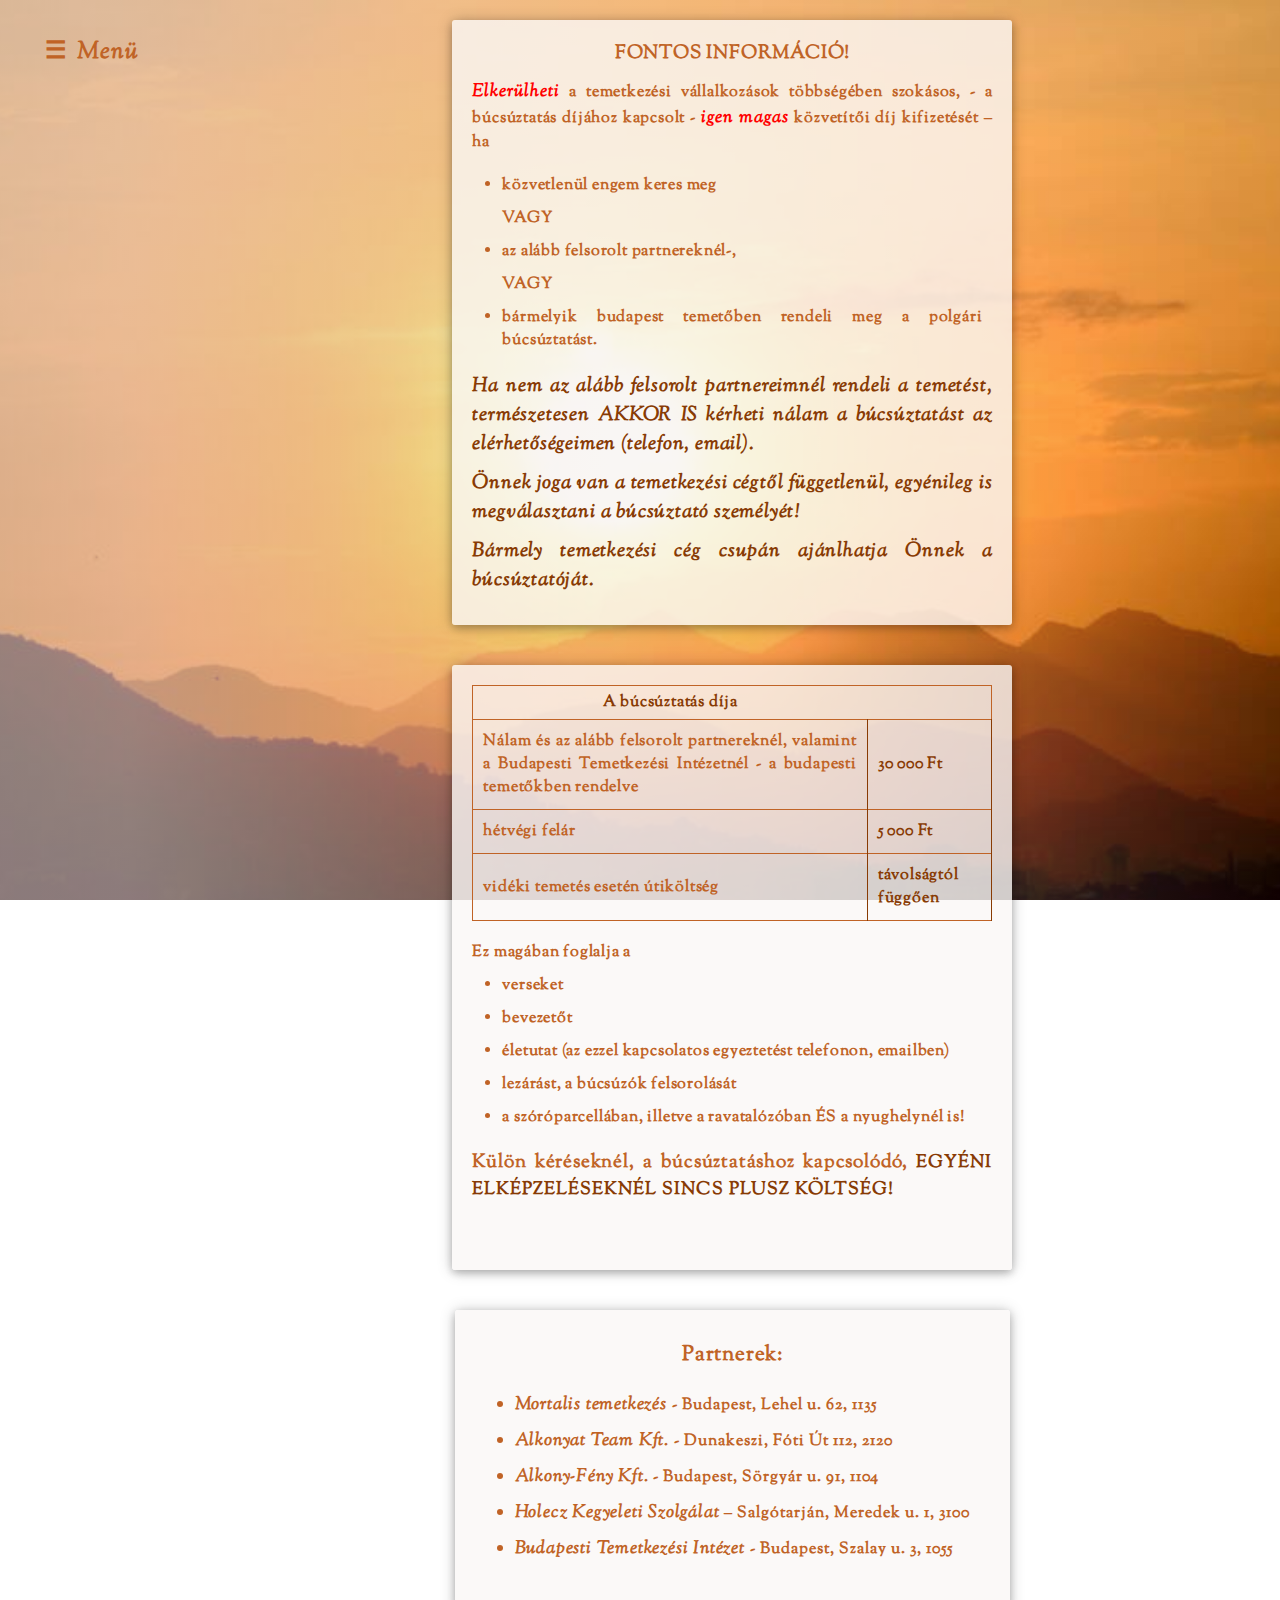
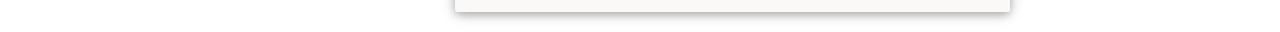
<file: arak/index.html>
<!DOCTYPE html>
<html lang="en">
  <head>
    <meta charset="UTF-8" />
    <meta http-equiv="X-UA-Compatible" content="IE=edge" />
    <meta name="viewport" content="width=device-width, initial-scale=1.0" />
    <title>Nagy Klára - búcsúztató</title>
    <link rel="preconnect" href="https://fonts.googleapis.com" />
    <link rel="preconnect" href="https://fonts.gstatic.com" crossorigin />
    <link
      href="https://fonts.googleapis.com/css2?family=Sorts+Mill+Goudy:ital@0;1&display=swap"
      rel="stylesheet"
    />
    <link rel="stylesheet" href="../style.css" />
    <link rel="stylesheet" href="./styles.css" />
  </head>

  <body>
    <div id="main-container">
      <nav id="mySidenav">
        <div>
          <a href="javascript:void(0)" class="closebtn" onclick="closeNav()">
            &times;
          </a>
        </div>
        <div class="link-container">
          <a href="../fooldal/index.html">Kezdőlap</a>
        </div>
        <div class="link-container">
          <a href="../bemutatkozas/index.html">Bemutatkozás</a>
        </div>
        <div class="link-container">
          <a href="../reszletek/index.html">Részletek</a>
        </div>
        <div class="link-container">
          <a href="../arak/index.html">Árak</a>
        </div>
        <div class="link-container">
          <a href="../kapcsolatok/index.html">Elérhetőség</a>
        </div>
        <div class="link-container">
          <a href="../media/index.html">Média</a>
        </div>
        <div class="link-container">
          <a href="../idezetek/index.html">Idézetek</a>
        </div>
        <div class="link-container">
          <a href="../visszajelzesek/index.html">Visszajelzések</a>
        </div>
      </nav>
      <div id="span-holder" onclick="openNav()">
        <p>&#9776;<span id="menu">Menü</span></p>
      </div>

      <div id="content">
        <div id="first-box" class="prices-box">
          <h3>FONTOS INFORMÁCIÓ!</h3>
          <p>
            <span style="color: red">Elkerülheti</span> a temetkezési
            vállalkozások többségében szokásos, - a búcsúztatás díjához kapcsolt
            - <span style="color: red">igen magas</span> közvetítői díj
            kifizetését – ha
          </p>
          <ul>
            <li>közvetlenül engem keres meg</li>
            <li class="nonsigned-list-item">VAGY</li>
            <li>az alább felsorolt partnereknél-,</li>
            <li class="nonsigned-list-item">VAGY</li>
            <li>
              bármelyik budapest temetőben rendeli meg a polgári búcsúztatást.
            </li>
          </ul>
          <p class="important-text">
            Ha nem az alább felsorolt partnereimnél rendeli a temetést,
            természetesen AKKOR IS kérheti nálam a búcsúztatást az
            elérhetőségeimen (telefon, email).
          </p>
          <p class="important-text">
            Önnek joga van a temetkezési cégtől függetlenül, egyénileg is
            megválasztani a búcsúztató személyét!
          </p>
          <p class="important-text">
            Bármely temetkezési cég csupán ajánlhatja Önnek a búcsúztatóját.
          </p>
        </div>

        <div id="second-box" class="prices-box">
          <div id="table-holder">
            <div>
              <table>
                <thead>
                  <tr>
                    <th>A búcsúztatás díja</th>
                  </tr>
                </thead>
                <tbody>
                  <tr>
                    <td>
                      Nálam és az alább felsorolt partnereknél, valamint a
                      Budapesti Temetkezési Intézetnél - a budapesti temetőkben
                      rendelve
                    </td>
                    <td class="price">30 000 Ft</td>
                  </tr>
                  <tr>
                    <td>hétvégi felár</td>
                    <td class="price">5 000 Ft</td>
                  </tr>
                  <tr>
                    <td>vidéki temetés esetén útiköltség</td>
                    <td class="price">távolságtól függően</td>
                  </tr>
                </tbody>
              </table>
            </div>

            <p>Ez magában foglalja a</p>
            <ul>
              <li>verseket</li>
              <li>bevezetőt</li>
              <li>
                életutat (az ezzel kapcsolatos egyeztetést telefonon, emailben)
              </li>
              <li>lezárást, a búcsúzók felsorolását</li>
              <li>
                a szóróparcellában, illetve a ravatalózóban ÉS a nyughelynél is!
              </li>
            </ul>
            <h3>
              Külön kéréseknél, a búcsúztatáshoz kapcsolódó,
              <span>EGYÉNI ELKÉPZELÉSEKNÉL SINCS PLUSZ KÖLTSÉG!</span>
            </h3>
          </div>
        </div>

        <div id="third-box" class="prices-box">
          <h3>Partnerek:</h3>
          <ul>
            <li>
              <a
                href="https://www.mortalis.hu/"
                target="_blank"
                rel="noopener noreferrer"
                >Mortalis temetkezés </a
              ><span>- Budapest, Lehel u. 62, 1135</span>
            </li>
            <li>
              Alkonyat Team Kft. <span>- Dunakeszi, Fóti Út 112, 2120</span>
            </li>
            <li>
              <a
                href="http://www.alkonyfenykft.hu/"
                target="_blank"
                rel="noopener noreferrer"
                >Alkony-Fény Kft.
                <span>- Budapest, Sörgyár u. 91, 1104</span></a
              >
            </li>
            <li>
              Holecz Kegyeleti Szolgálat
              <span>– Salgótarján, Meredek u. 1, 3100</span>
            </li>
            <li>
              <a
                href="https://www.btirt.hu/"
                target="_blank"
                rel="noopener noreferrer"
                >Budapesti Temetkezési Intézet
                <span>- Budapest, Szalay u. 3, 1055</span></a
              >
            </li>
          </ul>
        </div>
      </div>
    </div>
    <script src=" ../app.js"></script>
  </body>
</html>
</file>
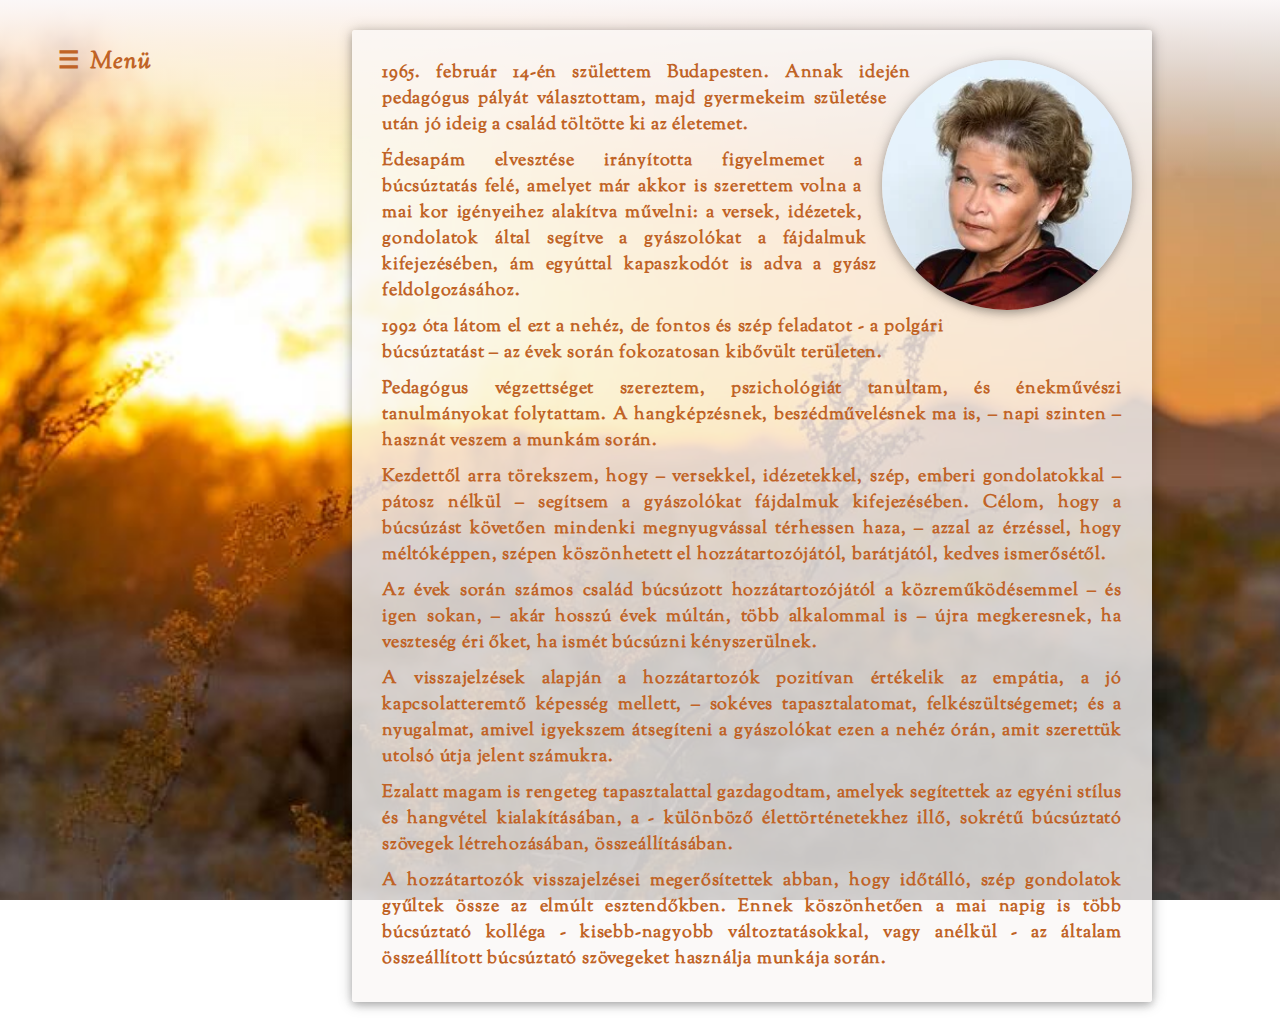
<file: bemutatkozas/index.html>
<!DOCTYPE html>
<html lang="en">

<head>
  <meta charset="UTF-8" />
  <meta http-equiv="X-UA-Compatible" content="IE=edge" />
  <meta name="viewport" content="width=device-width, initial-scale=1.0" />
  <title>Nagy Klára - búcsúztató</title>
  <link rel="preconnect" href="https://fonts.googleapis.com" />
  <link rel="preconnect" href="https://fonts.gstatic.com" crossorigin />
  <link href="https://fonts.googleapis.com/css2?family=Sorts+Mill+Goudy:ital@0;1&display=swap" rel="stylesheet" />
  <link rel="stylesheet" href="../style.css">
  <link rel="stylesheet" href="./styles.css" />
</head>

<body>
  <div id='main-container'>
    <nav id='mySidenav'>
      <div>
        <a href="javascript:void(0)" class='closebtn' onclick='closeNav()'>
          &times;
        </a>
      </div>
      <div class='link-container'>
        <a href="../fooldal/index.html">Kezdőlap</a>
      </div>
      <div class='link-container'>
        <a href="../bemutatkozas/index.html">Bemutatkozás</a>
      </div>
      <div class='link-container'>
        <a href="../reszletek/index.html">Részletek</a>
      </div>
      <div class='link-container'>
        <a href="../arak/index.html">Árak</a>
      </div>
      <div class='link-container'>
        <a href="../kapcsolatok/index.html">Elérhetőség</a>
      </div>
      <div class="link-container">
        <a href="../media/index.html">Média</a>
      </div>
      <div class='link-container'>
        <a href="../idezetek/index.html">Idézetek</a>
      </div>
      <div class='link-container'>
        <a href="../visszajelzesek/index.html">Visszajelzések</a>
      </div>
    </nav>
    <div id='span-holder' onclick="openNav()">
      <p>
        &#9776;<span id='menu'>Menü</span>
      </p>
    </div>

    <div id='content'>
      <div class='image'></div>
      <p>
        1965. február 14-én születtem Budapesten. Annak idején pedagógus pályát választottam, majd
        gyermekeim születése után jó ideig a család töltötte ki az életemet.
      </p>
      <p>Édesapám elvesztése irányította figyelmemet a búcsúztatás felé, amelyet már akkor is szerettem
        volna a mai kor igényeihez alakítva művelni: a versek, idézetek, gondolatok által segítve a gyászolókat
        a fájdalmuk kifejezésében, ám egyúttal kapaszkodót is adva a gyász feldolgozásához.
      </p>
      <p>1992 óta látom el ezt a nehéz, de fontos és szép feladatot - a polgári búcsúztatást –
        az évek során fokozatosan kibővült területen.</p>
      <p>Pedagógus végzettséget szereztem, pszichológiát tanultam, és énekművészi tanulmányokat
        folytattam.
        A hangképzésnek, beszédművelésnek ma is, – napi szinten – hasznát veszem a munkám során.</p>
      <p>Kezdettől arra törekszem, hogy – versekkel, idézetekkel, szép, emberi gondolatokkal – pátosz nélkül –
        segítsem a gyászolókat fájdalmuk kifejezésében.
        Célom, hogy a búcsúzást követően mindenki megnyugvással térhessen haza, – azzal az érzéssel, hogy
        méltóképpen, szépen köszönhetett el hozzátartozójától, barátjától, kedves ismerősétől.</p>
      <p>Az évek során számos család búcsúzott hozzátartozójától a közreműködésemmel – és igen sokan, –
        akár hosszú évek múltán, több alkalommal is – újra megkeresnek, ha veszteség éri őket, ha ismét
        búcsúzni kényszerülnek.</p>
      <p>
        A visszajelzések alapján a hozzátartozók pozitívan értékelik az empátia, a jó kapcsolatteremtő
        képesség mellett, – sokéves tapasztalatomat, felkészültségemet; és a nyugalmat, amivel igyekszem
        átsegíteni a gyászolókat ezen a nehéz órán, amit szerettük utolsó útja jelent számukra.
      </p>
      <p>
        Ezalatt magam is rengeteg tapasztalattal gazdagodtam, amelyek segítettek az egyéni stílus és
        hangvétel kialakításában, a - különböző élettörténetekhez illő, sokrétű búcsúztató szövegek
        létrehozásában, összeállításában.
      </p>
      <p>
        A hozzátartozók visszajelzései megerősítettek abban, hogy időtálló, szép gondolatok gyűltek össze az
        elmúlt esztendőkben.
        Ennek köszönhetően a mai napig is több búcsúztató kolléga - kisebb-nagyobb változtatásokkal, vagy
        anélkül - az általam összeállított búcsúztató szövegeket használja munkája során.
      </p>
    </div>
  </div>
  </div>
  <script src="../app.js"></script>
</body>

</html>
</file>
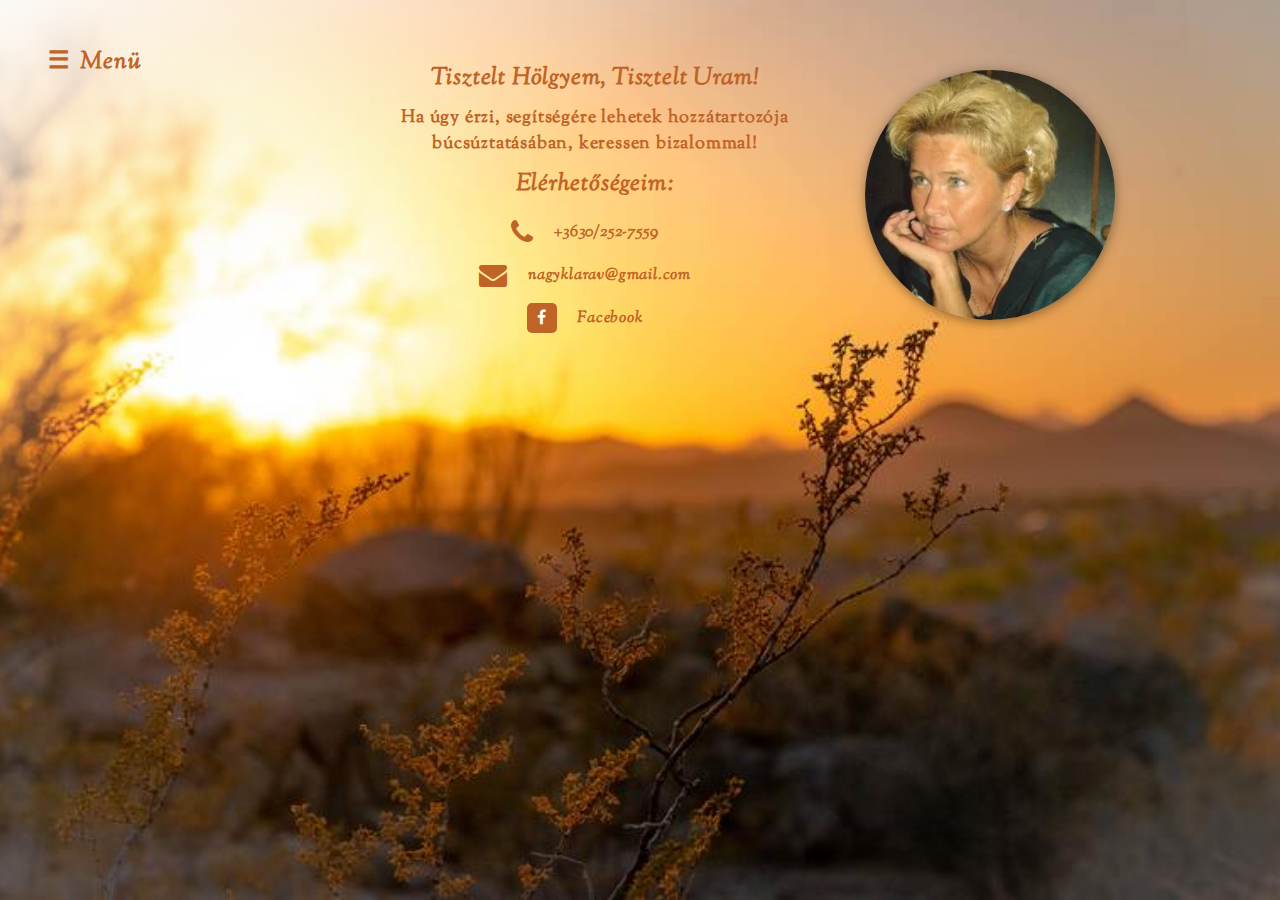
<file: contacts/index.html>
<!DOCTYPE html>
<html lang="en">

<head>
  <meta charset="UTF-8" />
  <meta http-equiv="X-UA-Compatible" content="IE=edge" />
  <meta name="viewport" content="width=device-width, initial-scale=1.0" />
  <title>Nagy Klára - búcsúztató</title>
  <link rel="preconnect" href="https://fonts.googleapis.com" />
  <link rel="preconnect" href="https://fonts.gstatic.com" crossorigin />
  <link href="https://fonts.googleapis.com/css2?family=Sorts+Mill+Goudy:ital@0;1&display=swap" rel="stylesheet" />
  <link rel="stylesheet" href="https://cdnjs.cloudflare.com/ajax/libs/font-awesome/4.7.0/css/font-awesome.min.css">
  <link rel="stylesheet" href="../style.css">
  <link rel="stylesheet" href="./styles.css" />
</head>

<body>
  <div id='main-container'>
    <nav id='mySidenav'>
      <div>
        <a href="javascript:void(0)" class='closebtn' onclick='closeNav()'>
          &times;
        </a>
      </div>
      <div class='link-container'>
        <a href="../mainPage/index.html">Kezdőlap</a>
      </div>
      <div class='link-container'>
        <a href="../introduction/index.html">Bemutatkozás</a>
      </div>
      <div class='link-container'>
        <a href="../details/index.html">Részletek</a>
      </div>
      <div class='link-container'>
        <a href="../prices/index.html">Árak</a>
      </div>
      <div class='link-container'>
        <a href="./index.html">Elérhetőség</a>
      </div>
      <div class='link-container'>
        <a href="../quotes/index.html">Idézetek</a>
      </div>
      <div class='link-container'>
        <a href="../feedbacks/index.html">Visszajelzések</a>
      </div class='link-container'>
    </nav>
    <div id='span-holder' onclick="openNav()">
      <p>
        &#9776;<span id='menu'>Menü</span>
      </p>
    </div>
    <div id='content'>
      <div class='image'>
      </div>
      <div id='text'>
        <h2>Tisztelt Hölgyem, Tisztelt Uram!</h2>
        <p>Ha úgy érzi, segítségére lehetek hozzátartozója búcsúztatásában, keressen bizalommal!</p>
        <h2>Elérhetőségeim:</h2>
        <div id='contact'>
          <div class='contact-box'>
            <i class='fa fa-sharp fa-solid fa-phone'></i>
            <a href="tel:+36302527559">+3630/252-7559
            </a>
          </div>
          <div class='contact-box'>
            <i class='fa fa-solid fa-envelope'></i>
            <a href="mailto:nagyklarav@gmail.com">
              nagyklarav@gmail.com
            </a>
          </div>
          <div class='contact-box'>
            <i class='fa fa-facebook'></i>
            <a href="https://www.facebook.com/profile.php?id=100083359909403" target="_blank" rel="noopener noreferrer">
              Facebook</a>
          </div>
        </div>
      </div>
    </div>
  </div>
  <script src="../app.js"></script>
</body>

</html>
</file>
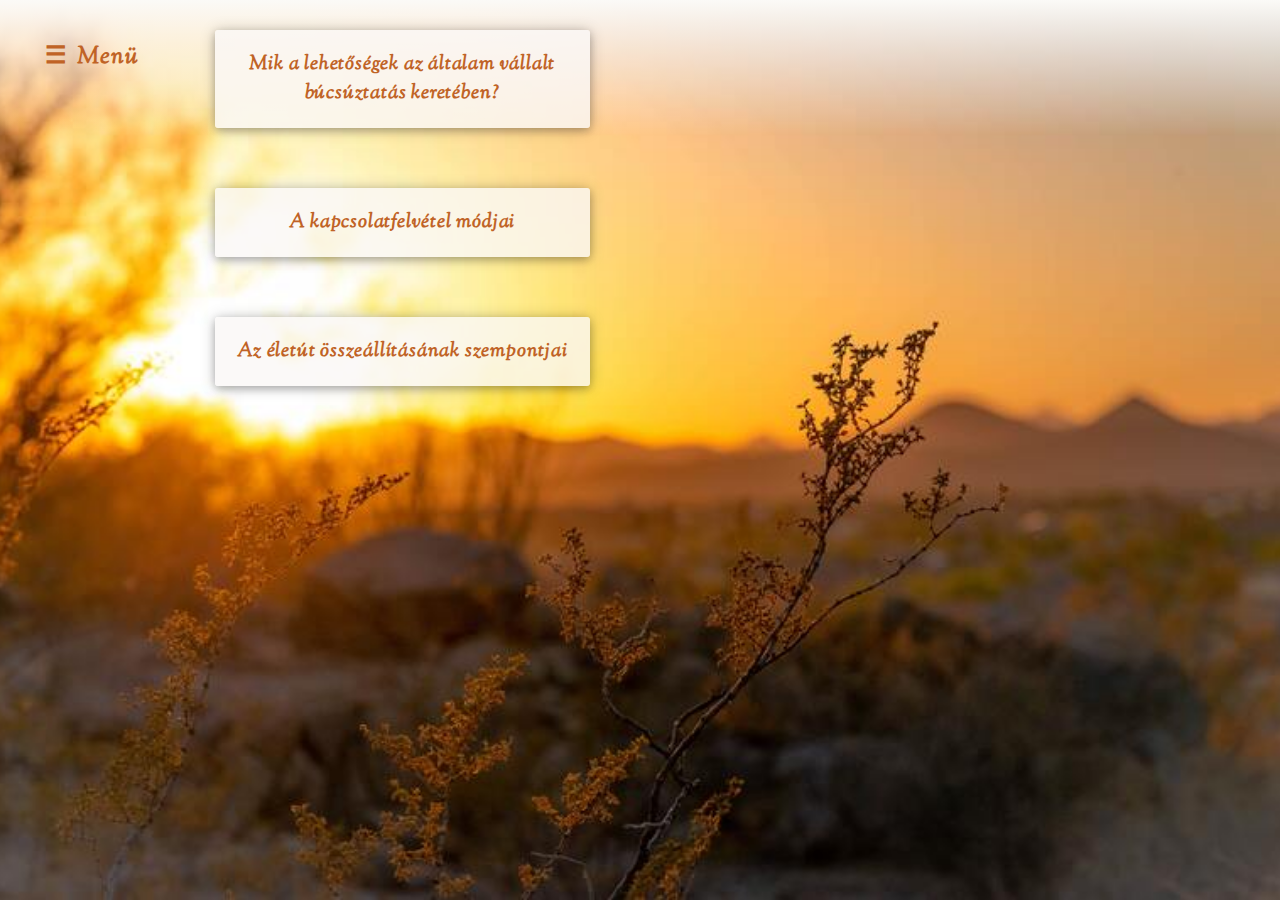
<file: details/index.html>
<!DOCTYPE html>
<html lang="en">

<head>
  <meta charset="UTF-8" />
  <meta http-equiv="X-UA-Compatible" content="IE=edge" />
  <meta name="viewport" content="width=device-width, initial-scale=1.0" />
  <title>Nagy Klára - búcsúztató</title>
  <link rel="preconnect" href="https://fonts.googleapis.com" />
  <link rel="preconnect" href="https://fonts.gstatic.com" crossorigin />
  <link href="https://fonts.googleapis.com/css2?family=Sorts+Mill+Goudy:ital@0;1&display=swap" rel="stylesheet" />
  <link rel="stylesheet" href="../style.css">
  <link rel="stylesheet" href="./styles.css" />
</head>

<body>
  <div id='main-container'>
    <nav id='mySidenav'>
      <div>
        <a href="javascript:void(0)" class='closebtn' onclick='closeNav()'>
          &times;
        </a>
      </div>
      <div class='link-container'>
        <a href="../mainPage/index.html">Kezdőlap</a>
      </div>
      <div class='link-container'>
        <a href="../introduction/index.html">Bemutatkozás</a>
      </div>
      <div class='link-container'>
        <a href="./index.html">Részletek</a>
      </div>
      <div class='link-container'>
        <a href="../prices/index.html">Árak</a>
      </div>
      <div class='link-container'>
        <a href="../contacts/index.html">Elérhetőség</a>
      </div>
      <div class='link-container'>
        <a href="../quotes/index.html">Idézetek</a>
      </div>
      <div class='link-container'>
        <a href="../feedbacks/index.html">Visszajelzések</a>
      </div class='link-container'>
    </nav>
    <div id='span-holder' onclick="openNav()">
      <p>
        &#9776;<span id='menu'>Menü</span>
      </p>
    </div>

    <div id='content'>
      <div class='details-box'>
        <div class='question'>
          <h3>Mik a lehetőségek az általam vállalt búcsúztatás keretében?</h3>
        </div>
        <div class='hide'>
          <p>Több éves gyakorlat és gazdag irodalmi anyag áll rendelkezésemre, hogy - közreműködésemmel -
            méltóképpen, személyre szóló megemlékezés keretében vehessenek végső búcsút
            hozzátartozójuktól, jó ismerősüktől (igény szerint egyházi szertartás mellett is: versek, életút, az
            elhunyt méltatása).</p>
        </div>
      </div>
      <div class='details-box'>
        <div class='question'>
          <h3>A kapcsolatfelvétel módjai</h3>
        </div>

        <div class='hide'>
          <p>
            Búcsúztatóként célom és feladatom, hogy - legjobb tudásom és lehetőségeim szerint - segítsem
            Önöket abban, hogy méltóképpen vehessenek búcsút szeretteiktől.
          </p>
          <p>
            Hozzátartozójuk hiteles és személyre szóló búcsúztatása érdekében információkra van szükség az
            elhunyt életéről, tulajdonságairól - mindarról, amit Önök a búcsú-beszédben fontosnak tartanak
            megemlíteni.
          </p>
          <p>
            Ennek egyeztetésére telefonon, írásban, - esetleg - személyesen kerülhet sor.
          </p>
          <ul>
            <li>
              <p><span>TELEFONON TÖRTÉNŐ MEGBESZÉLÉS: </span>a temetés előtt egy-másfél héttel - előre egyeztetett
                időpontban én hívom a családot.</p>
            </li>
            <li>
              <p><span>ÍRÁSBAN: </span>az alább megadott életút-szempontok segítségével e-mail-ben.</p>
            </li>
          </ul>

          <p>A családdal egyeztetett &quot;életút&quot; versekkel, bevezetővel, lezárással egészül ki, melyek
            javarészt
            a gyász
            feldolgozásáról - az építő emlékezésről, a folytatásról szólnak.</p>

          <h3 class='comment'>SZÉP, EMBERI GONDOLATOK - PÁTOSZ NÉLKÜL.</h3>
          <h3 class='comment'>BÁRMILYEN AKADÁLYOZTATÁS ESETÉN A TEMETÉSRE HELYETTEST BIZTOSÍTOK!</h3>
          <p>A részletekkel kapcsolatban, kérem, keressen bizalommal, a megadott elérhetőségeimen!</p>
        </div>
      </div>
      <div class="details-box">
        <div class="question">
          <h3>
            Az életút összeállításának szempontjai
          </h3>
        </div>
        <div class="hide">
          <p>
            Az alábbi vázolt szempontok csupán segítő gondolatok arra az esetre, ha írásban kívánják végiggondolni az
            életút összeállítását, - természetesen - bármilyen módon
            eltérhetünk tőle!
          </p>

          <ul>
            <li>
              Az elhunyt neve:
            </li>
            <li>
              Születési hely, idő:
            </li>
            <li>
              A temetés módja: urnás, koporsó, hamvasztás előtti búcsúztatás, urna átadás, hamvak szórása
            </li>
            <li>
              <ol>
                <li>
                  Szülői ház, gyermekkor (hányan voltak testvérek, milyen volt a gyermekkora, milyen volt a
                  testvéreivel a kapcsolata felnőttként stb.)
                </li>
                <li>
                  Tanulás, szakmaszerzés, munkahelyi, emberi kapcsolatai ( mivel foglalkozott; utolsó
                  munkahelye; szaktudása; munkatársakkal, a körülötte élőkkel való kapcsolata; tulajdonságai :
                  csöndes, visszahúzódó, barátságos, közvetlen, vidám, szeretetreméltó stb.)
                </li>
                <li>
                  Nyugdíjas évek (tovább folytatta a munkát, vagy aktív pihenéssel telt stb.)
                </li>
                <li>
                  Családi élet (a házasságkötés ideje, a házastársak kapcsolata, gyermekei neve, az elhunyttal
                  való kapcsolata, milyen emberi étékeket adott át gyermekeinek, hogyan fogadta
                  gyermekeinek társait, milyen emlékeket őrizhetnek róla unokái - pl.: közös játékok, mesék,
                  beszélgetések, nyaralások, kirándulások, közös családi ünnepek stb.)
                </li>
                <li>
                  Kedvelt időtöltései (kézimunka, olvasás, horgászat, sport, zene, utazás, kert, telek stb.)
                </li>
                <li>
                  Halálának körülményei (mikor jelentkezett a betegsége, hogyan viselte, tisztában volt-e
                  betegségével, a család miben tudta segíteni őt, mikor kerül kórházba, mikor hunyt el)
                </li>
                <li>
                  Kik búcsúznak az elhunyttól? (házastársa, gyermekei, vejei, menyei, unokái, dédunokái egyéb
                  hozzátartozók, barátok, ismerősök, szomszédok, munkatársak stb.)
                </li>
              </ol>
            </li>
          </ul>
        </div>
      </div>
    </div>
  </div>
  <script src="./details-app.js"></script>
</body>

</html>
</file>
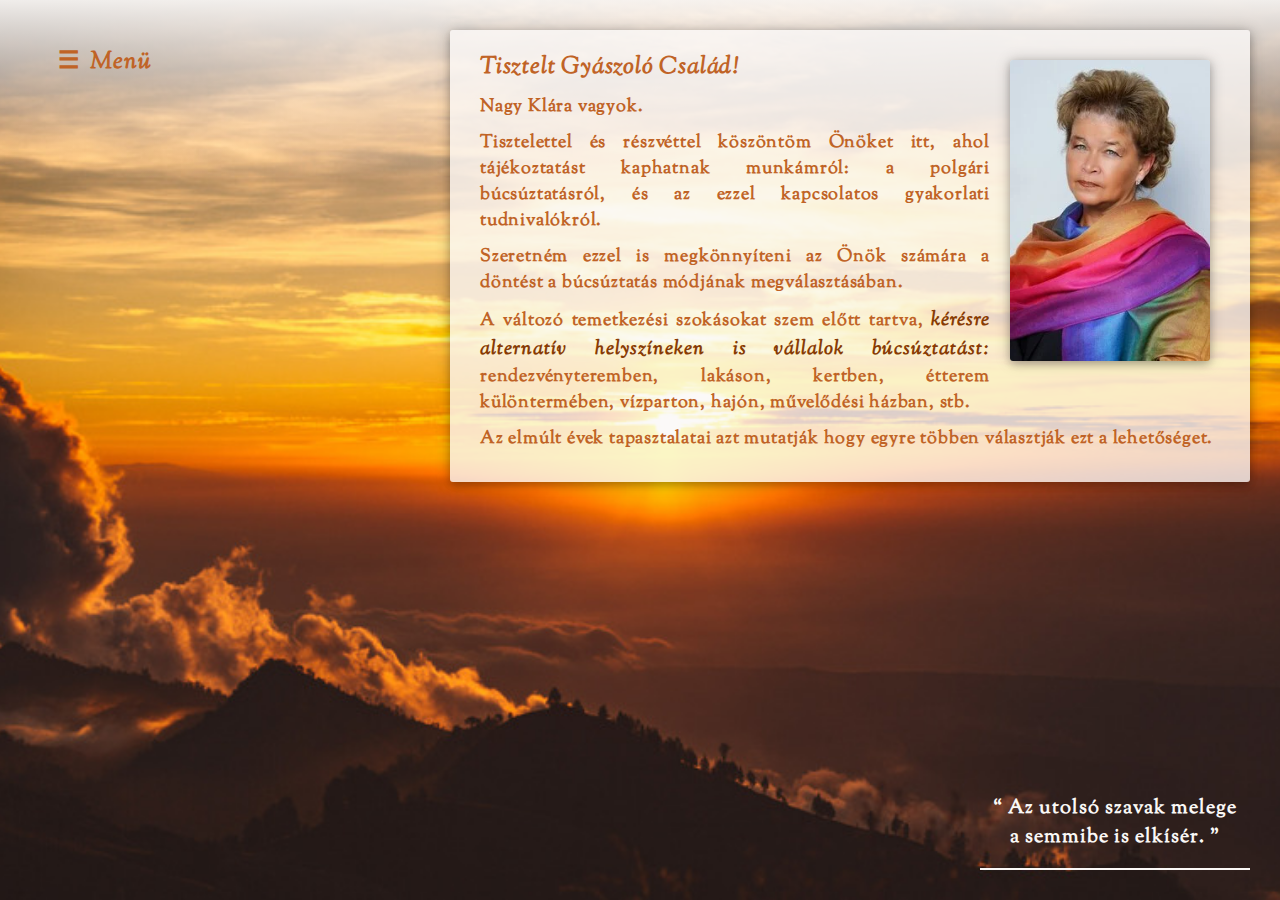
<file: fooldal/index.html>
<!DOCTYPE html>
<html lang="en">

<head>
  <meta charset="UTF-8" />
  <meta http-equiv="X-UA-Compatible" content="IE=edge" />
  <meta name="viewport" content="width=device-width, initial-scale=1.0" />
  <title>Nagy Klára - búcsúztató</title>
  <link rel="preconnect" href="https://fonts.googleapis.com" />
  <link rel="preconnect" href="https://fonts.gstatic.com" crossorigin />
  <link href="https://fonts.googleapis.com/css2?family=Sorts+Mill+Goudy:ital@0;1&display=swap" rel="stylesheet" />
  <link rel="stylesheet" href="../style.css">
  <link rel="stylesheet" href="./styles.css" />
</head>

<body>
  <div id='main-container'>
    <nav id='mySidenav'>
      <div>
        <a href="javascript:void(0)" class='closebtn' onclick='closeNav()'>
          &times;
        </a>
      </div>
      <div class='link-container'>
        <a href="../fooldal/index.html">Kezdőlap</a>
      </div>
      <div class='link-container'>
        <a href="../bemutatkozas/index.html">Bemutatkozás</a>
      </div>
      <div class='link-container'>
        <a href="../reszletek/index.html">Részletek</a>
      </div>
      <div class='link-container'>
        <a href="../arak/index.html">Árak</a>
      </div>
      <div class='link-container'>
        <a href="../kapcsolatok/index.html">Elérhetőség</a>
      </div>
      <div class='link-container'>
        <a href="../idezetek/index.html">Idézetek</a>
      </div>
      <div class='link-container'>
        <a href="../visszajelzesek/index.html">Visszajelzések</a>
      </div>
    </nav>
    <div id='span-holder' onclick="openNav()">
      <p>
        &#9776;<span id='menu'>Menü</span>
      </p>
    </div>
    <div id='content'>
      <img src="../assets/Nagy_Klára.webp" alt="Nagy Klára képe">
      <h2>Tisztelt Gyászoló Család!</h2>
      <p>Nagy Klára vagyok.</p>
      <p>Tisztelettel és részvéttel köszöntöm Önöket itt, ahol tájékoztatást kaphatnak munkámról: a polgári
        búcsúztatásról, és az ezzel kapcsolatos gyakorlati tudnivalókról.</p>
      <p>Szeretném ezzel is megkönnyíteni az Önök számára a döntést a búcsúztatás módjának megválasztásában.</p>
      <p>A változó temetkezési szokásokat szem előtt tartva, <span>kérésre alternatív helyszíneken is vállalok
          búcsúztatást:
        </span>
        rendezvényteremben, lakáson, kertben, étterem különtermében, vízparton, hajón, művelődési házban, stb.
      </p>
      <p>
        Az elmúlt évek tapasztalatai azt mutatják hogy egyre többen választják ezt a lehetőséget.
      </p>
    </div>
    <div class="quote--container">
      <p class="quote">
        Az utolsó szavak melege a semmibe is elkísér.
      </p>
    </div>
  </div>
  <script src="../app.js"></script>
</body>

</html>
</file>
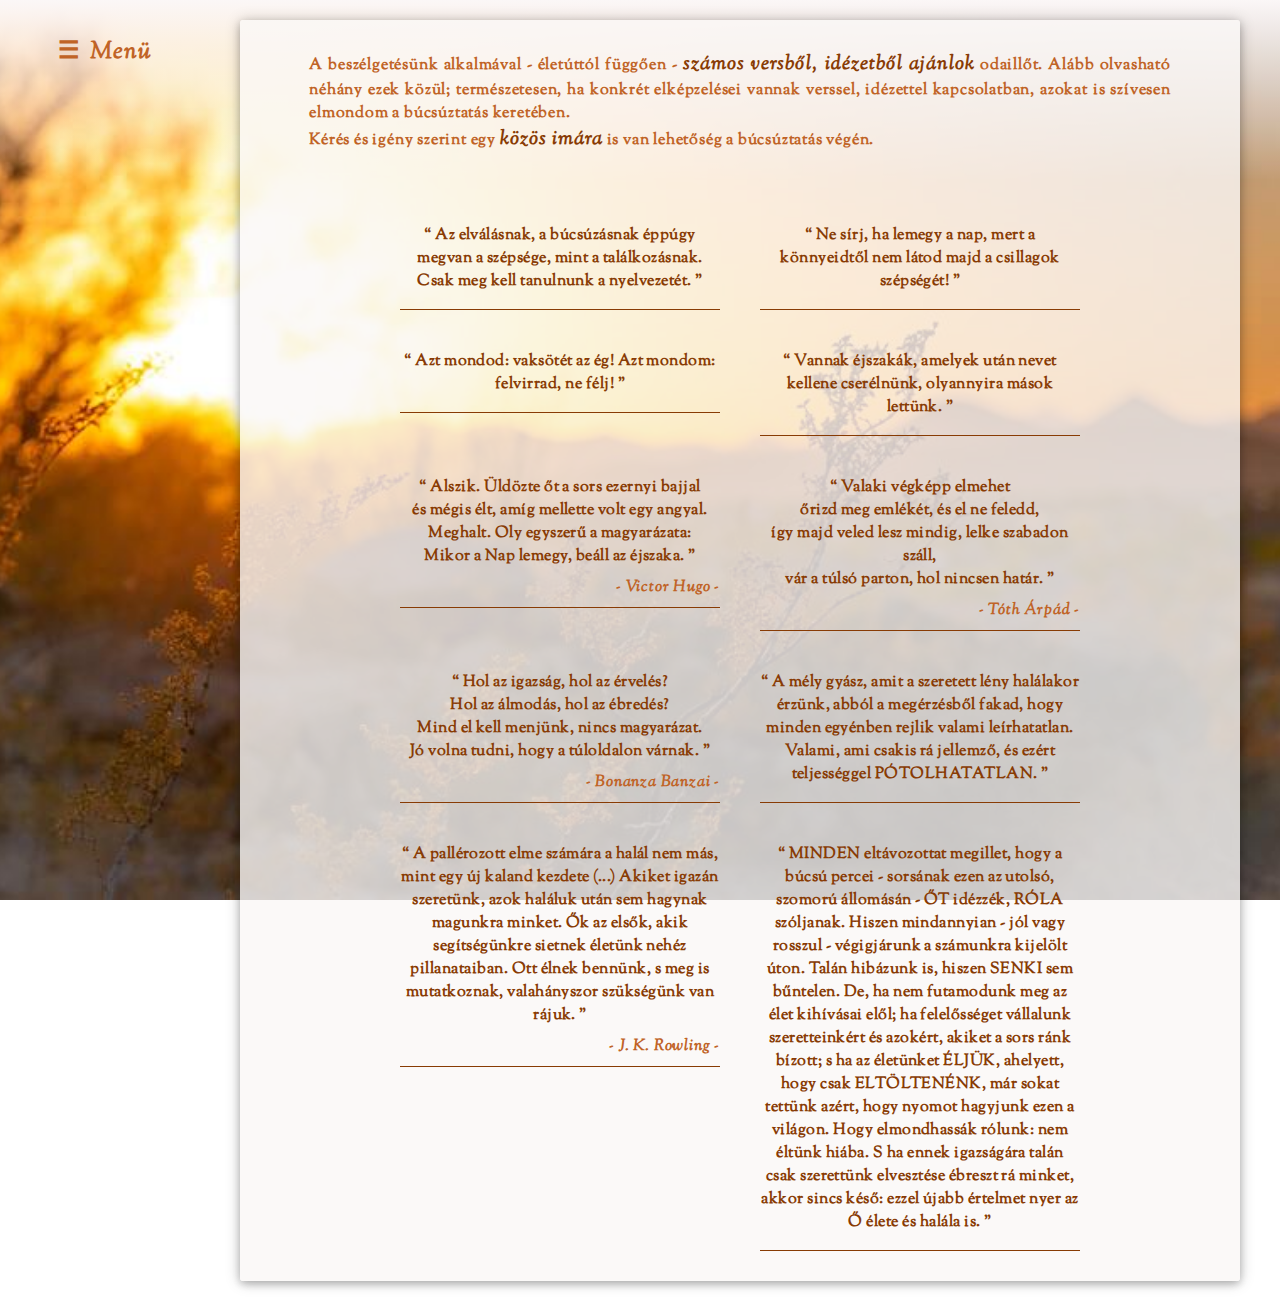
<file: idezetek/index.html>
<!DOCTYPE html>
<html lang="en">

<head>
  <meta charset="UTF-8" />
  <meta http-equiv="X-UA-Compatible" content="IE=edge" />
  <meta name="viewport" content="width=device-width, initial-scale=1.0" />
  <title>Nagy Klára - búcsúztató</title>
  <link rel="preconnect" href="https://fonts.googleapis.com" />
  <link rel="preconnect" href="https://fonts.gstatic.com" crossorigin />
  <link href="https://fonts.googleapis.com/css2?family=Sorts+Mill+Goudy:ital@0;1&display=swap" rel="stylesheet" />
  <link rel="stylesheet" href="../style.css">
  <link rel="stylesheet" href="./styles.css" />
</head>

<body>
  <div id='main-container'>
    <nav id='mySidenav'>
      <div>
        <a href="javascript:void(0)" class='closebtn' onclick='closeNav()'>
          &times;
        </a>
      </div>
      <div class='link-container'>
        <a href="../fooldal/index.html">Kezdőlap</a>
      </div>
      <div class='link-container'>
        <a href="../bemutatkozas/index.html">Bemutatkozás</a>
      </div>
      <div class='link-container'>
        <a href="../reszletek/index.html">Részletek</a>
      </div>
      <div class='link-container'>
        <a href="../arak/index.html">Árak</a>
      </div>
      <div class='link-container'>
        <a href="../kapcsolatok/index.html">Elérhetőség</a>
      </div>
      <div class="link-container">
        <a href="../media/index.html">Média</a>
      </div>
      <div class='link-container'>
        <a href="../idezetek/index.html">Idézetek</a>
      </div>
      <div class='link-container'>
        <a href="../visszajelzesek/index.html">Visszajelzések</a>
      </div>
    </nav>
    <div id='span-holder' onclick="openNav()">
      <p>
        &#9776;<span id='menu'>Menü</span>
      </p>
    </div>

    <div id='content'>
      <div id='quote-intro'>
        <p>
          A beszélgetésünk alkalmával - életúttól függően - <span>számos versből, idézetből ajánlok</span> odaillőt.
          Alább olvasható néhány ezek közül;
          természetesen, ha konkrét
          elképzelései vannak verssel, idézettel kapcsolatban, azokat is szívesen elmondom a búcsúztatás keretében.
        </p>
        <p>
          Kérés és igény szerint egy <span>közös imára</span> is van lehetőség a búcsúztatás végén.
        </p>
      </div>

      <div id='quote-box'>
        <div class="quote--container">
          <p class="quote">
            Az elválásnak, a búcsúzásnak éppúgy megvan a szépsége, mint a találkozásnak. Csak meg kell
            tanulnunk a nyelvezetét.
          </p>
        </div>

        <div class="quote--container">
          <p class="quote">
            Ne sírj, ha lemegy a nap, mert a könnyeidtől nem látod majd a csillagok szépségét!
          </p>
        </div>
        <div class="quote--container">
          <p class="quote">
            Azt mondod: vaksötét az ég! Azt mondom: felvirrad, ne félj!
          </p>
        </div>
        <div class="quote--container">
          <p class="quote">
            Vannak éjszakák, amelyek után nevet kellene cserélnünk, olyannyira mások lettünk.
          </p>
        </div>
        <div class="quote--container">
          <p class="quote">
            Alszik. Üldözte őt a sors ezernyi bajjal<br>
            és mégis élt, amíg mellette volt egy angyal.<br>
            Meghalt. Oly egyszerű a magyarázata:<br>
            Mikor a Nap lemegy, beáll az éjszaka.
          <p class='author'>- Victor Hugo -</p>
          </p>
        </div>
        <div class="quote--container">
          <p class="quote">
            Valaki végképp elmehet<br>
            őrizd meg emlékét, és el ne feledd,<br>
            így majd veled lesz mindig, lelke szabadon száll,</br>
            vár a túlsó parton, hol nincsen határ.
          <p class='author'>
            - Tóth Árpád -
          </p>
          </p>
        </div>
        <div class="quote--container">
          <p class="quote">
            Hol az igazság, hol az érvelés?<br>
            Hol az álmodás, hol az ébredés?<br>
            Mind el kell menjünk, nincs magyarázat.<br>
            Jó volna tudni, hogy a túloldalon várnak.
          <p class='author'>
            - Bonanza Banzai -
          </p>
          </p>
        </div>
        <div class="quote--container">
          <p class="quote">
            A mély gyász, amit a szeretett lény halálakor érzünk, abból a megérzésből fakad, hogy minden
            egyénben rejlik valami leírhatatlan. Valami, ami csakis rá jellemző, és ezért teljességgel
            PÓTOLHATATLAN.
          </p>
        </div>
        <div class="quote--container">
          <p class="quote">
            A pallérozott elme számára a halál nem más, mint egy új kaland kezdete (...) Akiket igazán
            szeretünk, azok haláluk után sem hagynak magunkra minket. Ők az elsők, akik segítségünkre sietnek
            életünk nehéz pillanataiban. Ott élnek bennünk, s meg is mutatkoznak, valahányszor szükségünk van
            rájuk.
          <p class='author'>- J. K. Rowling -</p>
          </p>
        </div>
        <div class="quote--container">
          <p class="quote">
            MINDEN eltávozottat megillet, hogy a búcsú percei - sorsának ezen az utolsó, szomorú állomásán -
            ŐT idézzék, RÓLA szóljanak. Hiszen mindannyian - jól vagy rosszul - végigjárunk a számunkra kijelölt
            úton. Talán hibázunk is, hiszen SENKI sem bűntelen. De, ha nem futamodunk meg az élet kihívásai
            elől; ha felelősséget vállalunk szeretteinkért és azokért, akiket a sors ránk bízott; s ha az életünket
            ÉLJÜK, ahelyett, hogy csak ELTÖLTENÉNK, már sokat tettünk azért, hogy nyomot hagyjunk ezen a
            világon. Hogy elmondhassák rólunk: nem éltünk hiába. S ha ennek igazságára talán csak szerettünk
            elvesztése ébreszt rá minket, akkor sincs késő: ezzel újabb értelmet nyer az Ő élete és halála is.
          </p>
        </div>
      </div>
    </div>
  </div>
  </div>
  <script src="../app.js"></script>
</body>

</html>
</file>
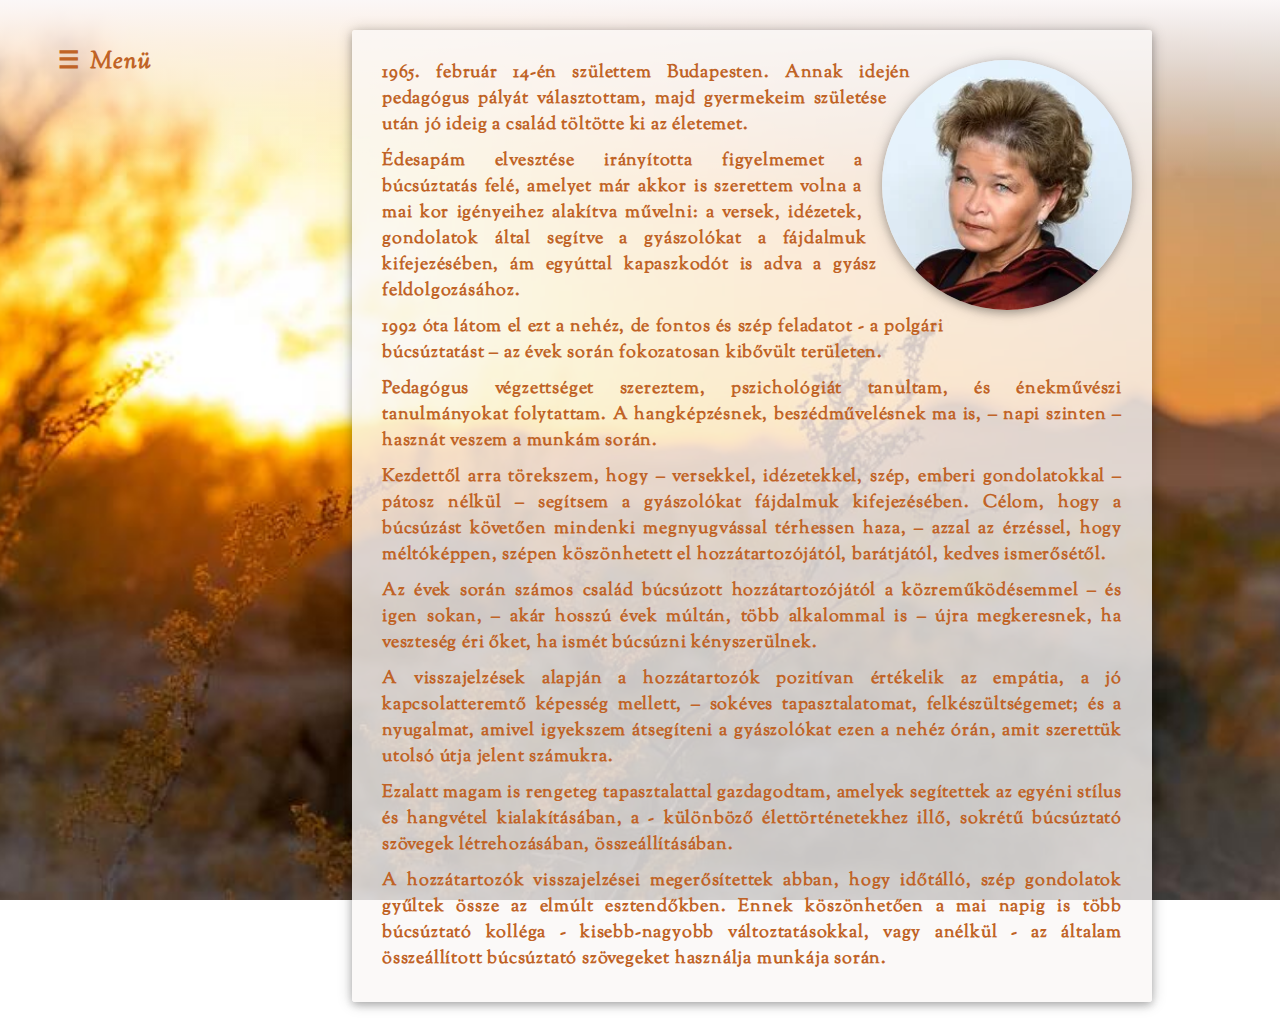
<file: introduction/index.html>
<!DOCTYPE html>
<html lang="en">

<head>
  <meta charset="UTF-8" />
  <meta http-equiv="X-UA-Compatible" content="IE=edge" />
  <meta name="viewport" content="width=device-width, initial-scale=1.0" />
  <title>Nagy Klára - búcsúztató</title>
  <link rel="preconnect" href="https://fonts.googleapis.com" />
  <link rel="preconnect" href="https://fonts.gstatic.com" crossorigin />
  <link href="https://fonts.googleapis.com/css2?family=Sorts+Mill+Goudy:ital@0;1&display=swap" rel="stylesheet" />
  <link rel="stylesheet" href="../style.css">
  <link rel="stylesheet" href="./styles.css" />
</head>

<body>
  <div id='main-container'>
    <nav id='mySidenav'>
      <div>
        <a href="javascript:void(0)" class='closebtn' onclick='closeNav()'>
          &times;
        </a>
      </div>
      <div class='link-container'>
        <a href="../mainPage/index.html">Kezdőlap</a>
      </div>
      <div class='link-container'>
        <a href="./index.html">Bemutatkozás</a>
      </div>
      <div class='link-container'>
        <a href="../details/index.html">Részletek</a>
      </div>
      <div class='link-container'>
        <a href="../prices/index.html">Árak</a>
      </div>
      <div class='link-container'>
        <a href="../contacts/index.html">Elérhetőség</a>
      </div>
      <div class='link-container'>
        <a href="../quotes/index.html">Idézetek</a>
      </div>
      <div class='link-container'>
        <a href="../feedbacks/index.html">Visszajelzések</a>
      </div class='link-container'>
    </nav>
    <div id='span-holder' onclick="openNav()">
      <p>
        &#9776;<span id='menu'>Menü</span>
      </p>
    </div>

    <div id='content'>
      <div class='image'></div>
      <p>
        1965. február 14-én születtem Budapesten. Annak idején pedagógus pályát választottam, majd
        gyermekeim születése után jó ideig a család töltötte ki az életemet.
      </p>
      <p>Édesapám elvesztése irányította figyelmemet a búcsúztatás felé, amelyet már akkor is szerettem
        volna a mai kor igényeihez alakítva művelni: a versek, idézetek, gondolatok által segítve a gyászolókat
        a fájdalmuk kifejezésében, ám egyúttal kapaszkodót is adva a gyász feldolgozásához.
      </p>
      <p>1992 óta látom el ezt a nehéz, de fontos és szép feladatot - a polgári búcsúztatást –
        az évek során fokozatosan kibővült területen.</p>
      <p>Pedagógus végzettséget szereztem, pszichológiát tanultam, és énekművészi tanulmányokat
        folytattam.
        A hangképzésnek, beszédművelésnek ma is, – napi szinten – hasznát veszem a munkám során.</p>
      <p>Kezdettől arra törekszem, hogy – versekkel, idézetekkel, szép, emberi gondolatokkal – pátosz nélkül –
        segítsem a gyászolókat fájdalmuk kifejezésében.
        Célom, hogy a búcsúzást követően mindenki megnyugvással térhessen haza, – azzal az érzéssel, hogy
        méltóképpen, szépen köszönhetett el hozzátartozójától, barátjától, kedves ismerősétől.</p>
      <p>Az évek során számos család búcsúzott hozzátartozójától a közreműködésemmel – és igen sokan, –
        akár hosszú évek múltán, több alkalommal is – újra megkeresnek, ha veszteség éri őket, ha ismét
        búcsúzni kényszerülnek.</p>
      <p>
        A visszajelzések alapján a hozzátartozók pozitívan értékelik az empátia, a jó kapcsolatteremtő
        képesség mellett, – sokéves tapasztalatomat, felkészültségemet; és a nyugalmat, amivel igyekszem
        átsegíteni a gyászolókat ezen a nehéz órán, amit szerettük utolsó útja jelent számukra.
      </p>
      <p>
        Ezalatt magam is rengeteg tapasztalattal gazdagodtam, amelyek segítettek az egyéni stílus és
        hangvétel kialakításában, a - különböző élettörténetekhez illő, sokrétű búcsúztató szövegek
        létrehozásában, összeállításában.
      </p>
      <p>
        A hozzátartozók visszajelzései megerősítettek abban, hogy időtálló, szép gondolatok gyűltek össze az
        elmúlt esztendőkben.
        Ennek köszönhetően a mai napig is több búcsúztató kolléga - kisebb-nagyobb változtatásokkal, vagy
        anélkül - az általam összeállított búcsúztató szövegeket használja munkája során.
      </p>
    </div>
  </div>
  </div>
  <script src="../app.js"></script>
</body>

</html>
</file>
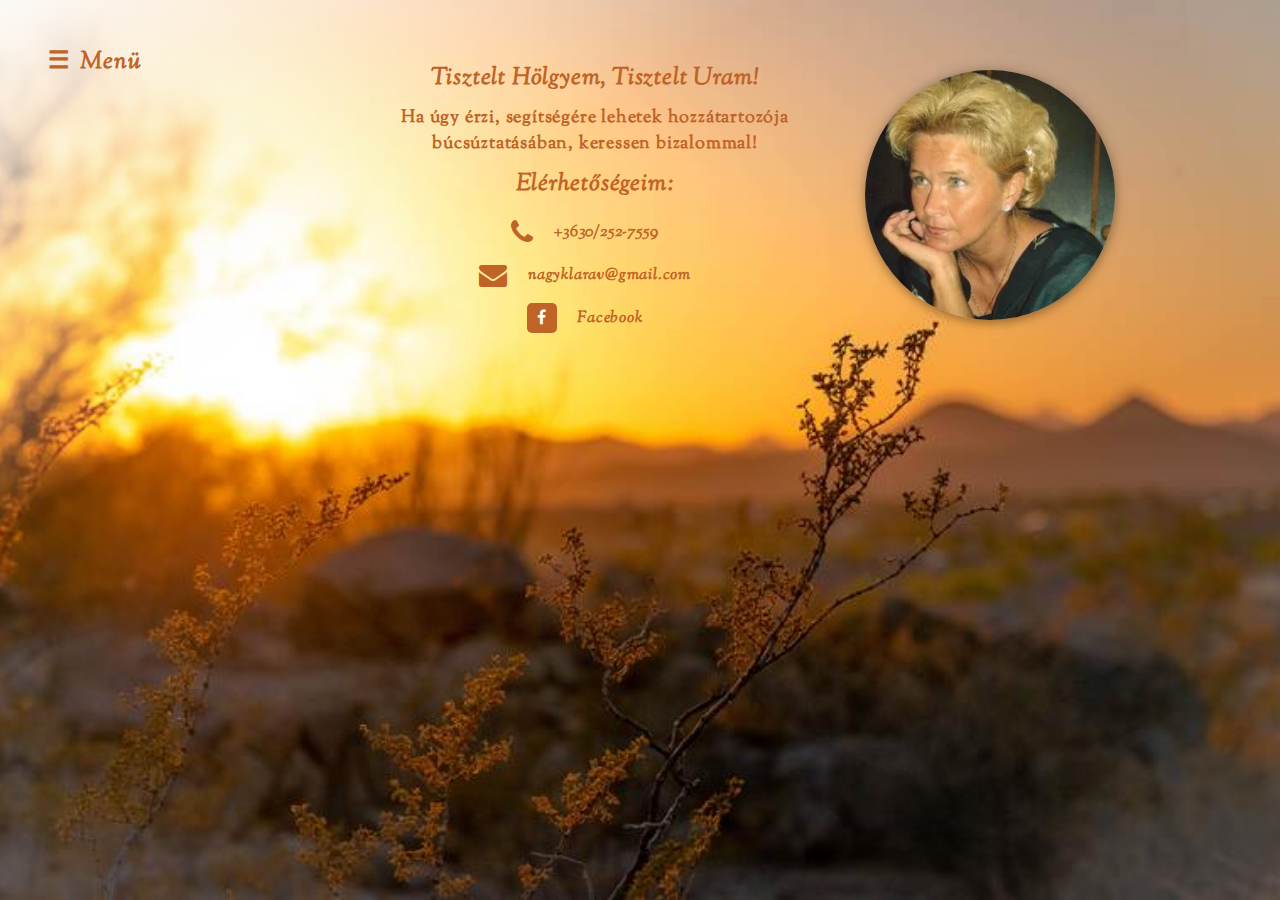
<file: kapcsolatok/index.html>
<!DOCTYPE html>
<html lang="en">

<head>
  <meta charset="UTF-8" />
  <meta http-equiv="X-UA-Compatible" content="IE=edge" />
  <meta name="viewport" content="width=device-width, initial-scale=1.0" />
  <title>Nagy Klára - búcsúztató</title>
  <link rel="preconnect" href="https://fonts.googleapis.com" />
  <link rel="preconnect" href="https://fonts.gstatic.com" crossorigin />
  <link href="https://fonts.googleapis.com/css2?family=Sorts+Mill+Goudy:ital@0;1&display=swap" rel="stylesheet" />
  <link rel="stylesheet" href="https://cdnjs.cloudflare.com/ajax/libs/font-awesome/4.7.0/css/font-awesome.min.css">
  <link rel="stylesheet" href="../style.css">
  <link rel="stylesheet" href="./styles.css" />
</head>

<body>
  <div id='main-container'>
    <nav id='mySidenav'>
      <div>
        <a href="javascript:void(0)" class='closebtn' onclick='closeNav()'>
          &times;
        </a>
      </div>
      <div class='link-container'>
        <a href="../fooldal/index.html">Kezdőlap</a>
      </div>
      <div class='link-container'>
        <a href="../bemutatkozas/index.html">Bemutatkozás</a>
      </div>
      <div class='link-container'>
        <a href="../reszletek/index.html">Részletek</a>
      </div>
      <div class='link-container'>
        <a href="../arak/index.html">Árak</a>
      </div>
      <div class='link-container'>
        <a href="../kapcsolatok/index.html">Elérhetőség</a>
      </div>
      <div class="link-container">
        <a href="../media/index.html">Média</a>
      </div>
      <div class='link-container'>
        <a href="../idezetek/index.html">Idézetek</a>
      </div>
      <div class='link-container'>
        <a href="../visszajelzesek/index.html">Visszajelzések</a>
      </div>
    </nav>
    <div id='span-holder' onclick="openNav()">
      <p>
        &#9776;<span id='menu'>Menü</span>
      </p>
    </div>
    <div id='content'>
      <div class='image'>
      </div>
      <div id='text'>
        <h2>Tisztelt Hölgyem, Tisztelt Uram!</h2>
        <p>Ha úgy érzi, segítségére lehetek hozzátartozója búcsúztatásában, keressen bizalommal!</p>
        <h2>Elérhetőségeim:</h2>
        <div id='contact'>
          <div class='contact-box'>
            <i class='fa fa-sharp fa-solid fa-phone'></i>
            <a href="tel:+36302527559">+3630/252-7559
            </a>
          </div>
          <div class='contact-box'>
            <i class='fa fa-solid fa-envelope'></i>
            <a href="mailto:nagyklarav@gmail.com">
              nagyklarav@gmail.com
            </a>
          </div>
          <div class='contact-box'>
            <i class='fa fa-facebook'></i>
            <a href="https://www.facebook.com/profile.php?id=100083359909403" target="_blank" rel="noopener noreferrer">
              Facebook</a>
          </div>
        </div>
      </div>
    </div>
  </div>
  </div>
  <script src="../app.js"></script>
</body>

</html>
</file>
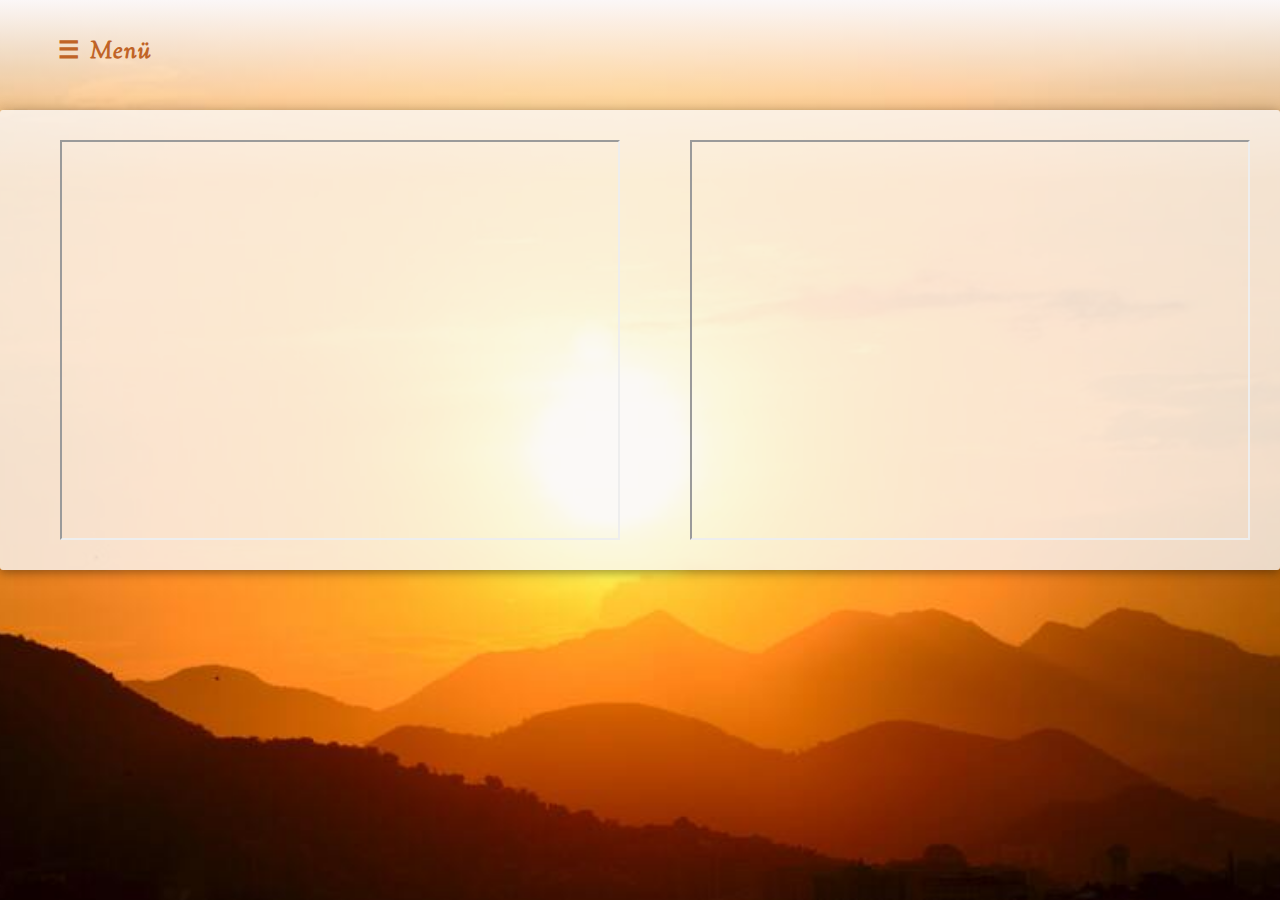
<file: media/index.html>
<!DOCTYPE html>
<html lang="en">
  <head>
    <meta charset="UTF-8" />
    <meta http-equiv="X-UA-Compatible" content="IE=edge" />
    <meta name="viewport" content="width=device-width, initial-scale=1.0" />
    <title>Nagy Klára - búcsúztató</title>
    <link rel="preconnect" href="https://fonts.googleapis.com" />
    <link rel="preconnect" href="https://fonts.gstatic.com" crossorigin />
    <link
      href="https://fonts.googleapis.com/css2?family=Sorts+Mill+Goudy:ital@0;1&display=swap"
      rel="stylesheet"
    />
    <link rel="stylesheet" href="../style.css" />
    <link rel="stylesheet" href="./styles.css" />
  </head>

  <body>
    <div id="main-container">
      <nav id="mySidenav">
        <div>
          <a href="javascript:void(0)" class="closebtn" onclick="closeNav()">
            &times;
          </a>
        </div>
        <div class="link-container">
          <a href="../fooldal/index.html">Kezdőlap</a>
        </div>
        <div class="link-container">
          <a href="../bemutatkozas/index.html">Bemutatkozás</a>
        </div>
        <div class="link-container">
          <a href="../reszletek/index.html">Részletek</a>
        </div>
        <div class="link-container">
          <a href="../arak/index.html">Árak</a>
        </div>
        <div class="link-container">
          <a href="../kapcsolatok/index.html">Elérhetőség</a>
        </div>
        <div class="link-container">
          <a href="../media/index.html">Média</a>
        </div>
        <div class="link-container">
          <a href="../idezetek/index.html">Idézetek</a>
        </div>
        <div class="link-container">
          <a href="../visszajelzesek/index.html">Visszajelzések</a>
        </div>
      </nav>
      <div id="span-holder" onclick="openNav()">
        <p>&#9776;<span id="menu">Menü</span></p>
      </div>

      <div id="content">
        <iframe src="https://www.youtube.com/embed/ENaA0fNIuOg"> </iframe>
        <iframe src="https://www.youtube.com/embed/klw51PzAzZc"> </iframe>
      </div>
    </div>
  </body>
  <script src="../app.js"></script>
</html>
</file>
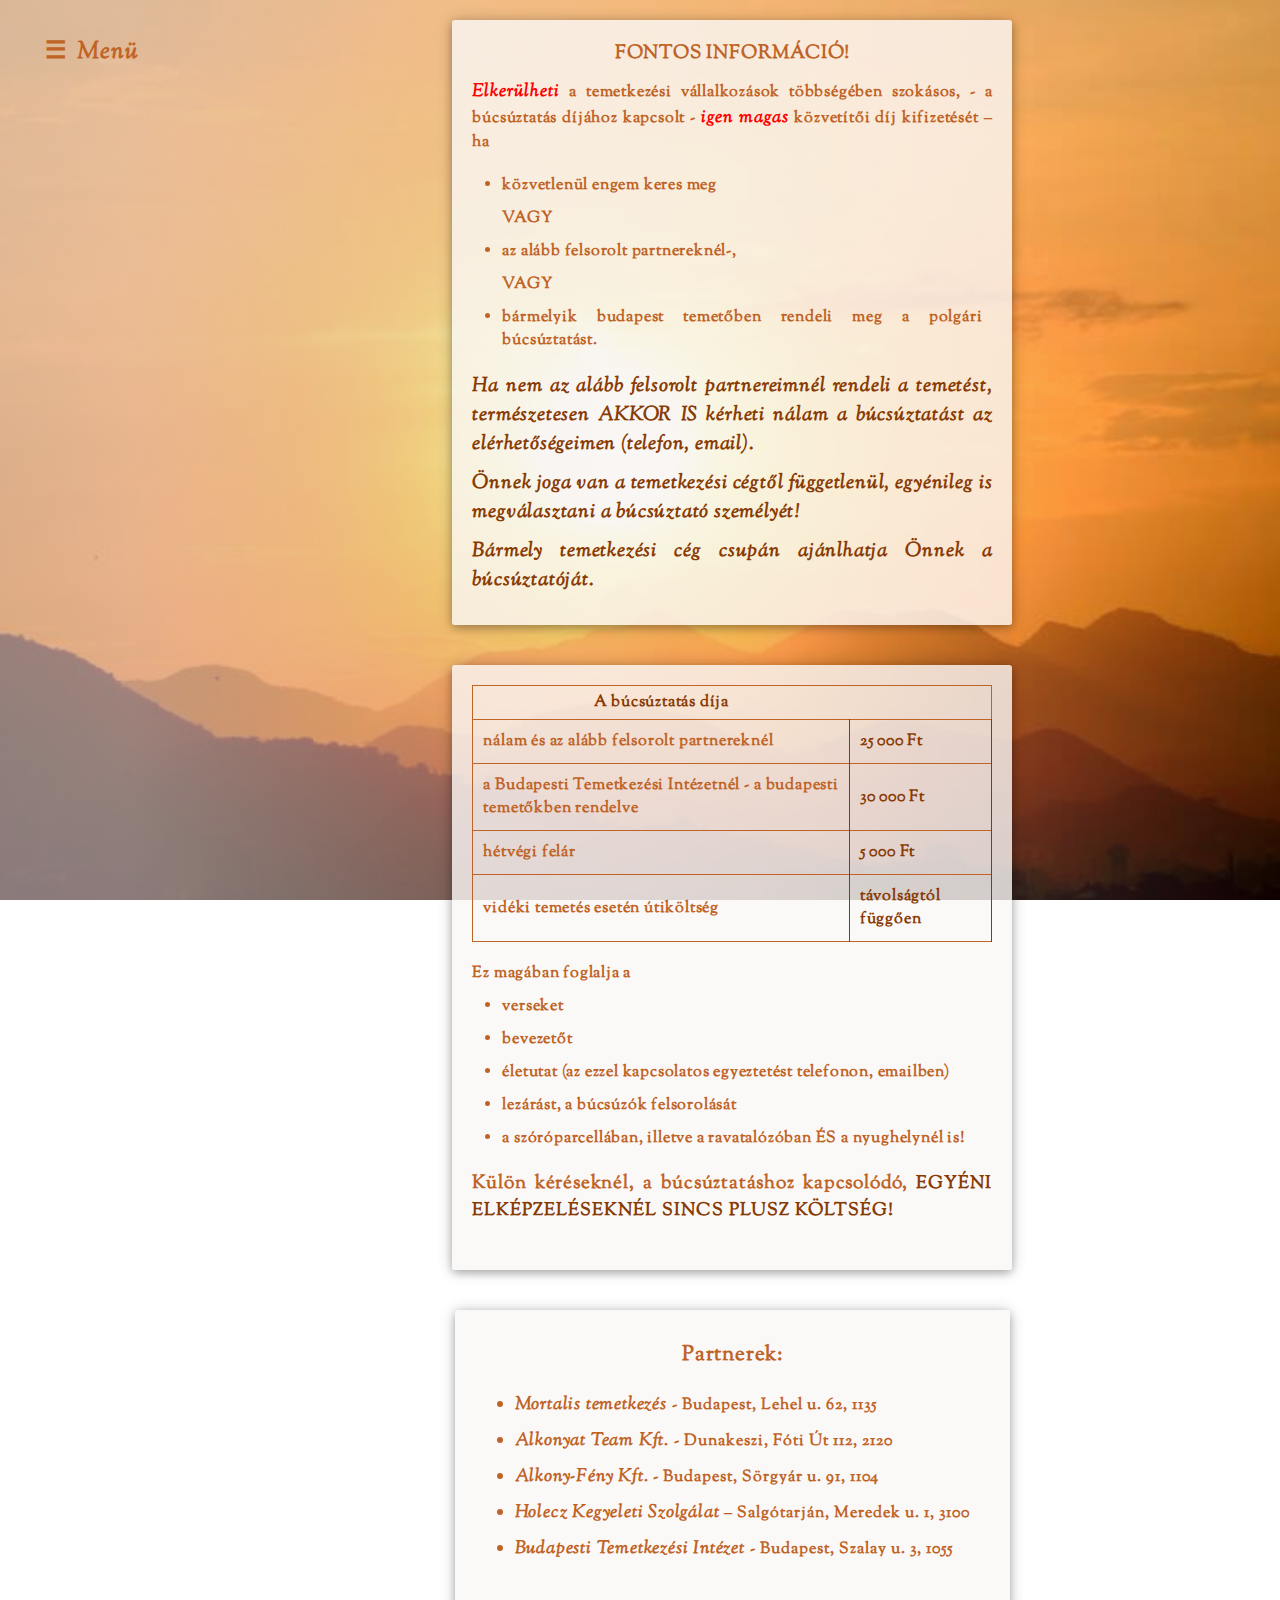
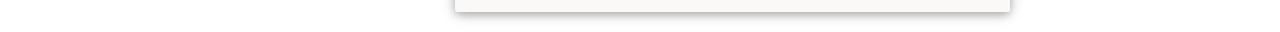
<file: prices/index.html>
<!DOCTYPE html>
<html lang="en">

<head>
  <meta charset="UTF-8" />
  <meta http-equiv="X-UA-Compatible" content="IE=edge" />
  <meta name="viewport" content="width=device-width, initial-scale=1.0" />
  <title>Nagy Klára - búcsúztató</title>
  <link rel="preconnect" href="https://fonts.googleapis.com" />
  <link rel="preconnect" href="https://fonts.gstatic.com" crossorigin />
  <link href="https://fonts.googleapis.com/css2?family=Sorts+Mill+Goudy:ital@0;1&display=swap" rel="stylesheet" />
  <link rel="stylesheet" href="../style.css">
  <link rel="stylesheet" href="./styles.css" />
</head>

<body>
  <div id='main-container'>
    <nav id='mySidenav'>
      <div>
        <a href="javascript:void(0)" class='closebtn' onclick='closeNav()'>
          &times;
        </a>
      </div>
      <div class='link-container'>
        <a href="../mainPage/index.html">Kezdőlap</a>
      </div>
      <div class='link-container'>
        <a href="../introduction/index.html">Bemutatkozás</a>
      </div>
      <div class='link-container'>
        <a href="../details/index.html">Részletek</a>
      </div>
      <div class='link-container'>
        <a href="../prices/index.html">Árak</a>
      </div>
      <div class='link-container'>
        <a href="../contacts/index.html">Elérhetőség</a>
      </div>
      <div class='link-container'>
        <a href="../quotes/index.html">Idézetek</a>
      </div>
      <div class='link-container'>
        <a href="../feedbacks/index.html">Visszajelzések</a>
      </div class='link-container'>
    </nav>
    <div id='span-holder' onclick="openNav()">
      <p>
        &#9776;<span id='menu'>Menü</span>
      </p>
    </div>

    <div id='content'>
      <div id='first-box' class='prices-box'>
        <h3>FONTOS INFORMÁCIÓ!</h3>
        <p><span style='color: red'>Elkerülheti</span> a temetkezési vállalkozások többségében szokásos, - a
          búcsúztatás
          díjához kapcsolt - <span style='color: red'>igen magas</span> közvetítői díj kifizetését – ha</p>
        <ul>
          <li>közvetlenül engem keres meg</li>
          <li class='nonsigned-list-item'>VAGY</li>
          <li>az alább felsorolt partnereknél-,</li>
          <li class='nonsigned-list-item'>VAGY</li>
          <li>bármelyik budapest temetőben rendeli meg a polgári búcsúztatást.</li>
        </ul>
        <p class='important-text'>Ha nem az alább felsorolt partnereimnél rendeli a temetést, természetesen
          AKKOR IS kérheti nálam a búcsúztatást az elérhetőségeimen (telefon, email).</p>
        <p class='important-text'>Önnek joga van a temetkezési cégtől függetlenül, egyénileg is megválasztani a
          búcsúztató személyét!</p>
        <p class='important-text'>Bármely temetkezési cég csupán
          ajánlhatja Önnek a búcsúztatóját.</p>
      </div>

      <div id='second-box' class='prices-box'>
        <div id='table-holder'>
          <div>

            <table>
              <thead>
                <tr>
                  <th>A búcsúztatás díja</th>
                </tr>
              </thead>
              <tbody>
                <tr>
                  <td>
                    nálam és az alább felsorolt partnereknél
                  </td>
                  <td class='price'>25 000 Ft</td>
                </tr>
                <tr>
                  <td>a Budapesti Temetkezési Intézetnél - a budapesti temetőkben rendelve</td>
                  <td class='price'>30 000 Ft</td>
                </tr>
                <tr>
                  <td>hétvégi felár</td>
                  <td class='price'>5 000 Ft</td>
                </tr>
                <tr>
                  <td>vidéki temetés esetén útiköltség</td>
                  <td class='price'>távolságtól függően</td>
                </tr>
              </tbody>
            </table>
          </div>

          <p>Ez magában foglalja a</p>
          <ul>
            <li>verseket</li>
            <li>bevezetőt</li>
            <li>életutat (az ezzel kapcsolatos egyeztetést telefonon, emailben)</li>
            <li>lezárást, a búcsúzók felsorolását</li>
            <li>a szóróparcellában, illetve a
              ravatalózóban ÉS a nyughelynél is!</li>
          </ul>
          <h3>
            Külön kéréseknél, a búcsúztatáshoz kapcsolódó, <span>EGYÉNI
              ELKÉPZELÉSEKNÉL SINCS PLUSZ KÖLTSÉG!</span>
          </h3>
        </div>
      </div>

      <div id='third-box' class='prices-box'>
        <h3>Partnerek:</h3>
        <ul>
          <li><a href="https://www.mortalis.hu/" target="_blank" rel="noopener noreferrer">Mortalis
              temetkezés </a><span>- Budapest, Lehel u. 62, 1135</span></li>
          <li>Alkonyat Team Kft. <span>- Dunakeszi, Fóti Út 112, 2120</span></li>
          <li>
            <a href="http://www.alkonyfenykft.hu/" target="_blank" rel="noopener noreferrer">Alkony-Fény Kft. <span>-
                Budapest, Sörgyár u. 91, 1104</span></a>
          </li>
          <li>Holecz Kegyeleti Szolgálat <span>– Salgótarján, Meredek u. 1, 3100</span></li>
          <li><a href="https://www.btirt.hu/" target="_blank" rel="noopener noreferrer">Budapesti Temetkezési
              Intézet <span>- Budapest, Szalay u. 3, 1055</span></a></li>
        </ul>
      </div>
    </div>
  </div>
  <script src=" ../app.js"></script>
</body>

</html>
</file>
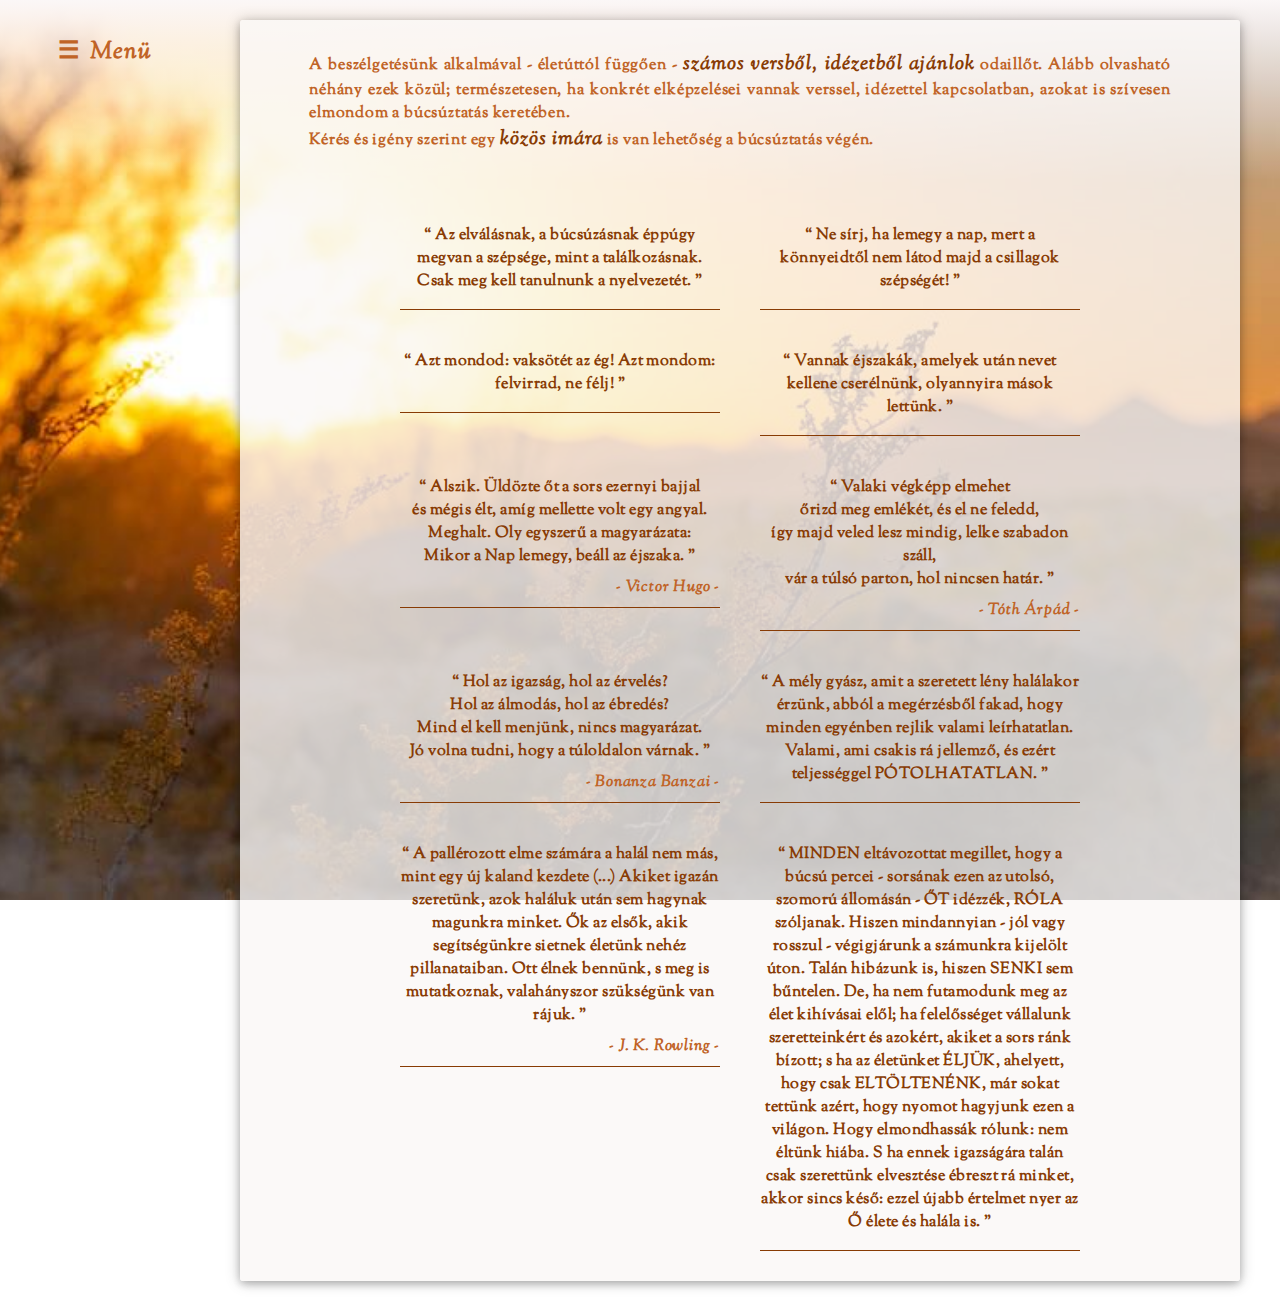
<file: quotes/index.html>
<!DOCTYPE html>
<html lang="en">

<head>
  <meta charset="UTF-8" />
  <meta http-equiv="X-UA-Compatible" content="IE=edge" />
  <meta name="viewport" content="width=device-width, initial-scale=1.0" />
  <title>Nagy Klára - búcsúztató</title>
  <link rel="preconnect" href="https://fonts.googleapis.com" />
  <link rel="preconnect" href="https://fonts.gstatic.com" crossorigin />
  <link href="https://fonts.googleapis.com/css2?family=Sorts+Mill+Goudy:ital@0;1&display=swap" rel="stylesheet" />
  <link rel="stylesheet" href="../style.css">
  <link rel="stylesheet" href="./styles.css" />
</head>

<body>
  <div id='main-container'>
    <nav id='mySidenav'>
      <div>
        <a href="javascript:void(0)" class='closebtn' onclick='closeNav()'>
          &times;
        </a>
      </div>
      <div class='link-container'>
        <a href="../mainPage/index.html">Kezdőlap</a>
      </div>
      <div class='link-container'>
        <a href="../introduction/index.html">Bemutatkozás</a>
      </div>
      <div class='link-container'>
        <a href="../details/index.html">Részletek</a>
      </div>
      <div class='link-container'>
        <a href="../prices/index.html">Árak</a>
      </div>
      <div class='link-container'>
        <a href="../contacts/index.html">Elérhetőség</a>
      </div>
      <div class='link-container'>
        <a href="./index.html">Idézetek</a>
      </div>
      <div class='link-container'>
        <a href="../feedbacks/index.html">Visszajelzések</a>
      </div class='link-container'>
    </nav>
    <div id='span-holder' onclick="openNav()">
      <p>
        &#9776;<span id='menu'>Menü</span>
      </p>
    </div>

    <div id='content'>
      <div id='quote-intro'>
        <p>
          A beszélgetésünk alkalmával - életúttól függően - <span>számos versből, idézetből ajánlok</span> odaillőt.
          Alább olvasható néhány ezek közül;
          természetesen, ha konkrét
          elképzelései vannak verssel, idézettel kapcsolatban, azokat is szívesen elmondom a búcsúztatás keretében.
        </p>
        <p>
          Kérés és igény szerint egy <span>közös imára</span> is van lehetőség a búcsúztatás végén.
        </p>
      </div>

      <div id='quote-box'>
        <div class="quote--container">
          <p class="quote">
            Az elválásnak, a búcsúzásnak éppúgy megvan a szépsége, mint a találkozásnak. Csak meg kell
            tanulnunk a nyelvezetét.
          </p>
        </div>

        <div class="quote--container">
          <p class="quote">
            Ne sírj, ha lemegy a nap, mert a könnyeidtől nem látod majd a csillagok szépségét!
          </p>
        </div>
        <div class="quote--container">
          <p class="quote">
            Azt mondod: vaksötét az ég! Azt mondom: felvirrad, ne félj!
          </p>
        </div>
        <div class="quote--container">
          <p class="quote">
            Vannak éjszakák, amelyek után nevet kellene cserélnünk, olyannyira mások lettünk.
          </p>
        </div>
        <div class="quote--container">
          <p class="quote">
            Alszik. Üldözte őt a sors ezernyi bajjal<br>
            és mégis élt, amíg mellette volt egy angyal.<br>
            Meghalt. Oly egyszerű a magyarázata:<br>
            Mikor a Nap lemegy, beáll az éjszaka.
          <p class='author'>- Victor Hugo -</p>
          </p>
        </div>
        <div class="quote--container">
          <p class="quote">
            Valaki végképp elmehet<br>
            őrizd meg emlékét, és el ne feledd,<br>
            így majd veled lesz mindig, lelke szabadon száll,</br>
            vár a túlsó parton, hol nincsen határ.
          <p class='author'>
            - Tóth Árpád -
          </p>
          </p>
        </div>
        <div class="quote--container">
          <p class="quote">
            Hol az igazság, hol az érvelés?<br>
            Hol az álmodás, hol az ébredés?<br>
            Mind el kell menjünk, nincs magyarázat.<br>
            Jó volna tudni, hogy a túloldalon várnak.
          <p class='author'>
            - Bonanza Banzai -
          </p>
          </p>
        </div>
        <div class="quote--container">
          <p class="quote">
            A mély gyász, amit a szeretett lény halálakor érzünk, abból a megérzésből fakad, hogy minden
            egyénben rejlik valami leírhatatlan. Valami, ami csakis rá jellemző, és ezért teljességgel
            PÓTOLHATATLAN.
          </p>
        </div>
        <div class="quote--container">
          <p class="quote">
            A pallérozott elme számára a halál nem más, mint egy új kaland kezdete (...) Akiket igazán
            szeretünk, azok haláluk után sem hagynak magunkra minket. Ők az elsők, akik segítségünkre sietnek
            életünk nehéz pillanataiban. Ott élnek bennünk, s meg is mutatkoznak, valahányszor szükségünk van
            rájuk.
          <p class='author'>- J. K. Rowling -</p>
          </p>
        </div>
        <div class="quote--container">
          <p class="quote">
            MINDEN eltávozottat megillet, hogy a búcsú percei - sorsának ezen az utolsó, szomorú állomásán -
            ŐT idézzék, RÓLA szóljanak. Hiszen mindannyian - jól vagy rosszul - végigjárunk a számunkra kijelölt
            úton. Talán hibázunk is, hiszen SENKI sem bűntelen. De, ha nem futamodunk meg az élet kihívásai
            elől; ha felelősséget vállalunk szeretteinkért és azokért, akiket a sors ránk bízott; s ha az életünket
            ÉLJÜK, ahelyett, hogy csak ELTÖLTENÉNK, már sokat tettünk azért, hogy nyomot hagyjunk ezen a
            világon. Hogy elmondhassák rólunk: nem éltünk hiába. S ha ennek igazságára talán csak szerettünk
            elvesztése ébreszt rá minket, akkor sincs késő: ezzel újabb értelmet nyer az Ő élete és halála is.
          </p>
        </div>
      </div>
    </div>

  </div>
  <script src="../app.js"></script>
</body>

</html>
</file>
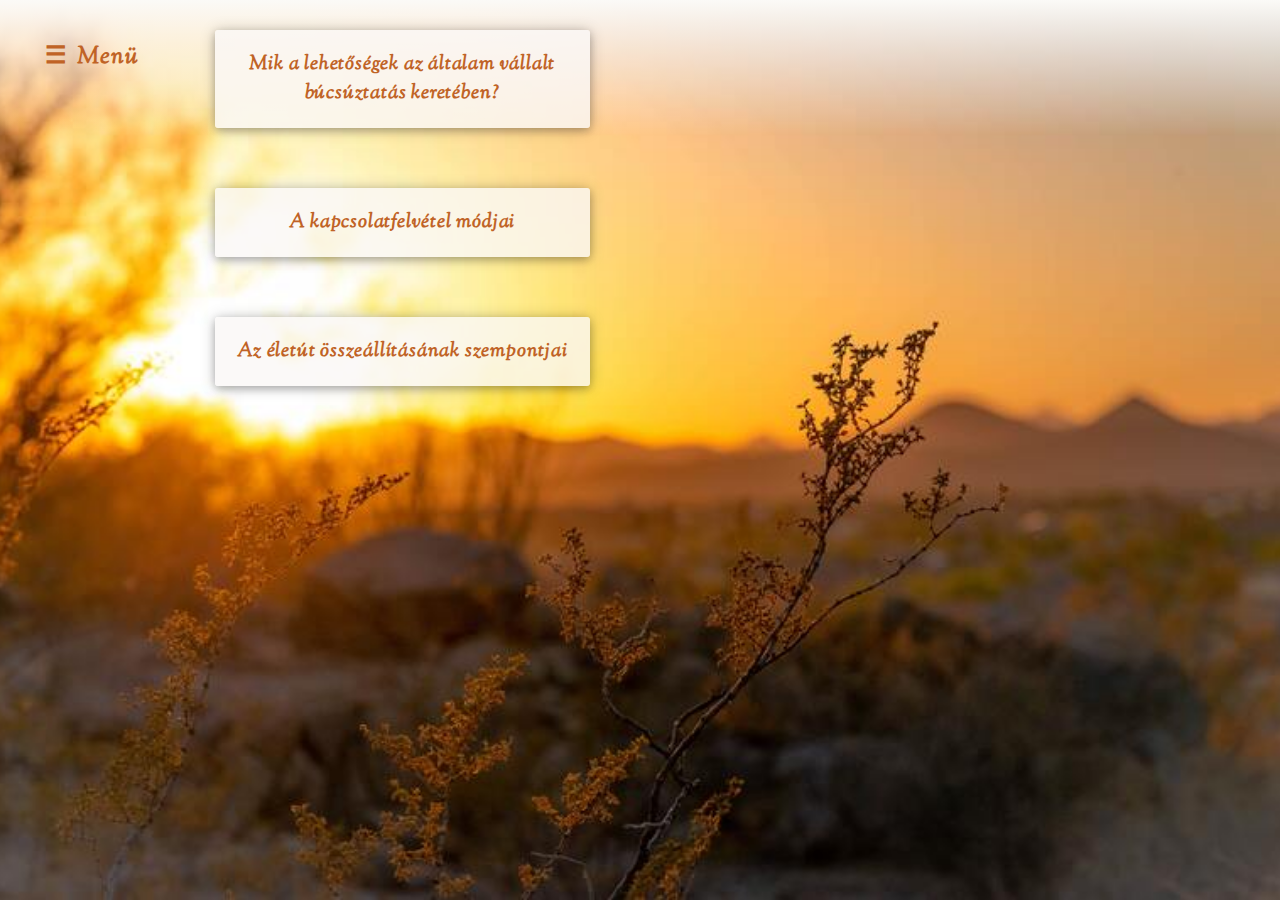
<file: reszletek/index.html>
<!DOCTYPE html>
<html lang="en">

<head>
  <meta charset="UTF-8" />
  <meta http-equiv="X-UA-Compatible" content="IE=edge" />
  <meta name="viewport" content="width=device-width, initial-scale=1.0" />
  <title>Nagy Klára - búcsúztató</title>
  <link rel="preconnect" href="https://fonts.googleapis.com" />
  <link rel="preconnect" href="https://fonts.gstatic.com" crossorigin />
  <link href="https://fonts.googleapis.com/css2?family=Sorts+Mill+Goudy:ital@0;1&display=swap" rel="stylesheet" />
  <link rel="stylesheet" href="../style.css">
  <link rel="stylesheet" href="./styles.css" />
</head>

<body>
  <div id='main-container'>
    <nav id='mySidenav'>
      <div>
        <a href="javascript:void(0)" class='closebtn' onclick='closeNav()'>
          &times;
        </a>
      </div>
      <div class='link-container'>
        <a href="../fooldal/index.html">Kezdőlap</a>
      </div>
      <div class='link-container'>
        <a href="../bemutatkozas/index.html">Bemutatkozás</a>
      </div>
      <div class='link-container'>
        <a href="../reszletek/index.html">Részletek</a>
      </div>
      <div class='link-container'>
        <a href="../arak/index.html">Árak</a>
      </div>
      <div class='link-container'>
        <a href="../kapcsolatok/index.html">Elérhetőség</a>
      </div>
      <div class="link-container">
        <a href="../media/index.html">Média</a>
      </div>
      <div class='link-container'>
        <a href="../idezetek/index.html">Idézetek</a>
      </div>
      <div class='link-container'>
        <a href="../visszajelzesek/index.html">Visszajelzések</a>
      </div>
    </nav>
    <div id='span-holder' onclick="openNav()">
      <p>
        &#9776;<span id='menu'>Menü</span>
      </p>
    </div>

    <div id='content'>
      <div class='details-box'>
        <div class='question'>
          <h3>Mik a lehetőségek az általam vállalt búcsúztatás keretében?</h3>
        </div>
        <div class='hide'>
          <p>Több éves gyakorlat és gazdag irodalmi anyag áll rendelkezésemre, hogy - közreműködésemmel -
            méltóképpen, személyre szóló megemlékezés keretében vehessenek végső búcsút
            hozzátartozójuktól, jó ismerősüktől (igény szerint egyházi szertartás mellett is: versek, életút, az
            elhunyt méltatása).</p>
        </div>
      </div>
      <div class='details-box'>
        <div class='question'>
          <h3>A kapcsolatfelvétel módjai</h3>
        </div>

        <div class='hide'>
          <p>
            Búcsúztatóként célom és feladatom, hogy - legjobb tudásom és lehetőségeim szerint - segítsem
            Önöket abban, hogy méltóképpen vehessenek búcsút szeretteiktől.
          </p>
          <p>
            Hozzátartozójuk hiteles és személyre szóló búcsúztatása érdekében információkra van szükség az
            elhunyt életéről, tulajdonságairól - mindarról, amit Önök a búcsú-beszédben fontosnak tartanak
            megemlíteni.
          </p>
          <p>
            Ennek egyeztetésére telefonon, írásban, - esetleg - személyesen kerülhet sor.
          </p>
          <ul>
            <li>
              <p><span>TELEFONON TÖRTÉNŐ MEGBESZÉLÉS: </span>a temetés előtt egy-másfél héttel - előre egyeztetett
                időpontban én hívom a családot.</p>
            </li>
            <li>
              <p><span>ÍRÁSBAN: </span>az alább megadott életút-szempontok segítségével e-mail-ben.</p>
            </li>
          </ul>

          <p>A családdal egyeztetett &quot;életút&quot; versekkel, bevezetővel, lezárással egészül ki, melyek
            javarészt
            a gyász
            feldolgozásáról - az építő emlékezésről, a folytatásról szólnak.</p>

          <h3 class='comment'>SZÉP, EMBERI GONDOLATOK - PÁTOSZ NÉLKÜL.</h3>
          <h3 class='comment'>BÁRMILYEN AKADÁLYOZTATÁS ESETÉN A TEMETÉSRE HELYETTEST BIZTOSÍTOK!</h3>
          <p>A részletekkel kapcsolatban, kérem, keressen bizalommal, a megadott elérhetőségeimen!</p>
        </div>
      </div>
      <div class="details-box">
        <div class="question">
          <h3>
            Az életút összeállításának szempontjai
          </h3>
        </div>
        <div class="hide">
          <p>
            Az alábbi vázolt szempontok csupán segítő gondolatok arra az esetre, ha írásban kívánják végiggondolni az
            életút összeállítását, - természetesen - bármilyen módon
            eltérhetünk tőle!
          </p>

          <ul>
            <li>
              Az elhunyt neve:
            </li>
            <li>
              Születési hely, idő:
            </li>
            <li>
              A temetés módja: urnás, koporsó, hamvasztás előtti búcsúztatás, urna átadás, hamvak szórása
            </li>
            <li>
              <ol>
                <li>
                  Szülői ház, gyermekkor (hányan voltak testvérek, milyen volt a gyermekkora, milyen volt a
                  testvéreivel a kapcsolata felnőttként stb.)
                </li>
                <li>
                  Tanulás, szakmaszerzés, munkahelyi, emberi kapcsolatai ( mivel foglalkozott; utolsó
                  munkahelye; szaktudása; munkatársakkal, a körülötte élőkkel való kapcsolata; tulajdonságai :
                  csöndes, visszahúzódó, barátságos, közvetlen, vidám, szeretetreméltó stb.)
                </li>
                <li>
                  Nyugdíjas évek (tovább folytatta a munkát, vagy aktív pihenéssel telt stb.)
                </li>
                <li>
                  Családi élet (a házasságkötés ideje, a házastársak kapcsolata, gyermekei neve, az elhunyttal
                  való kapcsolata, milyen emberi étékeket adott át gyermekeinek, hogyan fogadta
                  gyermekeinek társait, milyen emlékeket őrizhetnek róla unokái - pl.: közös játékok, mesék,
                  beszélgetések, nyaralások, kirándulások, közös családi ünnepek stb.)
                </li>
                <li>
                  Kedvelt időtöltései (kézimunka, olvasás, horgászat, sport, zene, utazás, kert, telek stb.)
                </li>
                <li>
                  Halálának körülményei (mikor jelentkezett a betegsége, hogyan viselte, tisztában volt-e
                  betegségével, a család miben tudta segíteni őt, mikor kerül kórházba, mikor hunyt el)
                </li>
                <li>
                  Kik búcsúznak az elhunyttól? (házastársa, gyermekei, vejei, menyei, unokái, dédunokái egyéb
                  hozzátartozók, barátok, ismerősök, szomszédok, munkatársak stb.)
                </li>
              </ol>
            </li>
          </ul>
        </div>
      </div>
    </div>
  </div>
  </div>
  <script src="./details-app.js"></script>
</body>

</html>
</file>
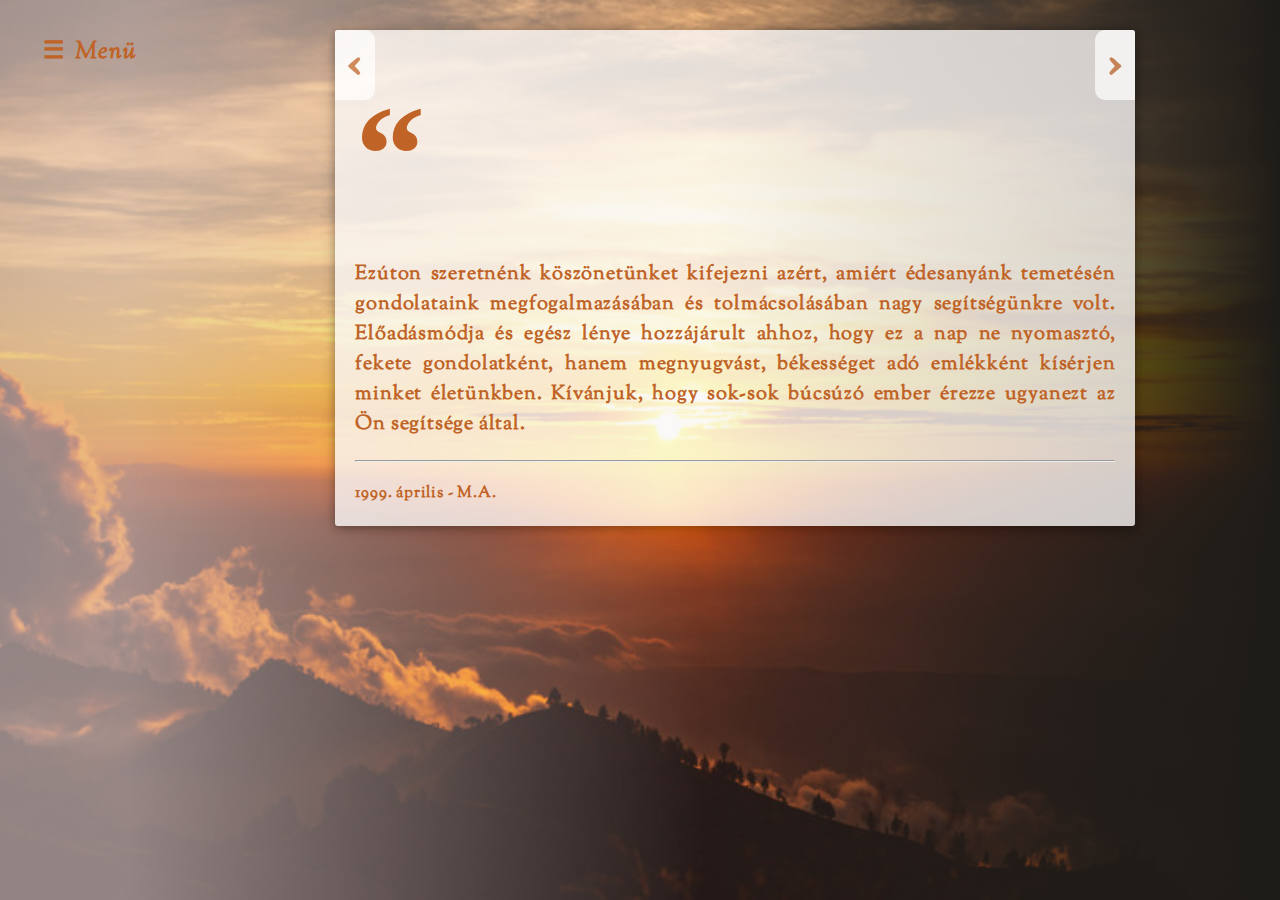
<file: visszajelzesek/index.html>
<!DOCTYPE html>
<html lang="en">

<head>
  <meta charset="UTF-8" />
  <meta http-equiv="X-UA-Compatible" content="IE=edge" />
  <meta name="viewport" content="width=device-width, initial-scale=1.0" />
  <title>Nagy Klára - búcsúztató</title>
  <link rel="preconnect" href="https://fonts.googleapis.com" />
  <link rel="preconnect" href="https://fonts.gstatic.com" crossorigin />
  <link href="https://fonts.googleapis.com/css2?family=Sorts+Mill+Goudy:ital@0;1&display=swap" rel="stylesheet" />
  <link rel="stylesheet" href="../style.css">
  <link rel="stylesheet" href="./styles.css" />
</head>

<body>
  <div id='main-container'>
    <nav id='mySidenav'>
      <div>
        <a href="javascript:void(0)" class='closebtn' onclick='closeNav()'>
          &times;
        </a>
      </div>
      <div class='link-container'>
        <a href="../fooldal/index.html">Kezdőlap</a>
      </div>
      <div class='link-container'>
        <a href="../bemutatkozas/index.html">Bemutatkozás</a>
      </div>
      <div class='link-container'>
        <a href="../reszletek/index.html">Részletek</a>
      </div>
      <div class='link-container'>
        <a href="../arak/index.html">Árak</a>
      </div>
      <div class='link-container'>
        <a href="../kapcsolatok/index.html">Elérhetőség</a>
      </div>
      <div class="link-container">
        <a href="../media/index.html">Média</a>
      </div>
      <div class='link-container'>
        <a href="../idezetek/index.html">Idézetek</a>
      </div>
      <div class='link-container'>
        <a href="../visszajelzesek/index.html">Visszajelzések</a>
      </div>
    </nav>
    <div id='span-holder' onclick="openNav()">
      <p>
        &#9776;<span id='menu'>Menü</span>
      </p>
    </div>

    <div id='content'>
      <div id="slider">
        <div id="slides-container">
          <div class='slide'>
            <blockquote>
              <p class="quote-text">
                Ezúton szeretnénk köszönetünket kifejezni azért, amiért édesanyánk temetésén
                gondolataink
                megfogalmazásában és tolmácsolásában nagy segítségünkre volt. Előadásmódja és egész lénye
                hozzájárult ahhoz, hogy ez a nap ne nyomasztó, fekete gondolatként, hanem megnyugvást,
                békességet adó emlékként kísérjen minket életünkben. Kívánjuk, hogy sok-sok búcsúzó ember érezze
                ugyanezt az Ön segítsége által.
              </p>
              <hr>
              <div class="author">
                <p>
                  1999. április - M.A.
                </p>
              </div>
            </blockquote>
          </div>
          <div class='slide'>
            <blockquote>
              <p class="quote-text">
                Kedves Klára! Meghálálhatatlan az, ahogyan a gyászolót felemelkedni segíti a vigasz felé a bánat
                mélységéből. Hálás köszönetem:
              </p>
              <hr>
              <div class="author">
                <p>
                  B.M.
                </p>
              </div>
            </blockquote>
          </div>
          <div class='slide'>
            <blockquote>
              <p class="quote-text">
                ...szeretnék köszönetet mondani szeretett nagynéném R.M-né temetése alkalmával végzett
                színvonalas munkájukért, a szertartásért. (...) Külön hálás vagyok Nagy Klára kedves hangjáért, szépen
                összeállított, megható szavaiért.
              </p>
              <hr>
              <div class="author">
                <p>
                  2005. július - C.B.
                </p>
              </div>
            </blockquote>
          </div>
          <div class='slide'>
            <blockquote>
              <p class="quote-text">
                Tisztelt Holecz Kegyeleti Szolgálat!
                Furcsa dolog egy temetéssel kapcsolatban azt a kifejezést használni, hogy gratulálok, de én mégis ezt
                teszem.
                Személyes, emberi köszönetemet fejezem ki valamennyiüknek azért, ahogyan 2004 november 18-án
                eltemették M. Gy. barátunkat Ipolytarnócon. Mivel római katolikus vallású településünkön ritka a
                polgári szertartás, a gyászoló minden mozzanatra fokozottabban figyel. A külsőségek, a búcsúztató, a
                zene, a lélekharang zúgása egyszerre volt bensőséges, szomorúan megható és kegyelet-teljes. Önök
                szép példát adva bebizonyították nekünk, hogy vallási hovatartozás hiányában is lehet,- illetve csakis
                ilyen méltóságteljesen szabad az elhunytat eltemetni.
              </p>
              <hr>
              <div class="author">
                <p>
                  Ipolytarnóc, 2004. november - Sz.T. polgármester
                </p>
              </div>
            </blockquote>
          </div>
          <div class='slide'>
            <blockquote>
              <p class="quote-text">
                Tisztelt Hölgyem! Ezúton szeretnék munkatársuknak, Nagy Klárának édesanyám temetésén
                elmondott beszédéért köszönetet mondani. Egy temetésre nem nagyon szokták azt mondani, hogy
                bensőséges, de ez a beszéd mégiscsak azzá tette. Meglepően sokan jöttek oda hozzám, hogy közöljék
                velem: nagyon megható, kedves és terjengősségtől mentes megemlékezést hallottak. Kérem, adják
                át Nagy Klárának őszinte köszönetemet!
              </p>
              <hr>
              <div class="author">
                <p>
                  2006. november - B.Á.
                </p>
              </div>
            </blockquote>
          </div>
          <div class='slide'>
            <blockquote>
              <p class="quote-text">
                Engedje meg, hogy legőszintébb köszönetemet fejezzem ki férjem búcsúztatójával kapcsolatban.
                ...környezetem egybehangzóan a legjobb véleményt fogalmazta meg, hogy Ön ezt a szép, de szomorú
                foglalkozást a hivatás szintjére emelte mindazzal, amit elmondott, ahogy azt elmondta - stílusában,
                empátia-készségében. Nem volt sem több sem kevesebb, mint ami szükséges ahhoz, hogy a szerettét
                gyászoló úgy érezze, megadta a végtisztességet az elveszített kedvesnek. Fogadja ismételt
                köszönetemet és nagyra becsülésemet! Tisztelettel:
              </p>
              <hr>
              <div class="author">
                <p>
                  H. M-né - 2007. december
                </p>
              </div>
            </blockquote>
          </div>
          <div class='slide'>
            <blockquote>
              <p class="quote-text">
                Kedves Klári! Szeretnék még egyszer köszönetet mondani. Olyan szép visszajelzéseket kaptam
                (pontosabban Ön kapta ezeket), amiket muszáj továbbítanom, erősítendő a munkájában.
                A gyönyörű hangja, a személyisége, a finom, kúlturált fogalmazása, a mondanivalója emelte
                édesanyám búcsúztatásának hangulatát. Az ismerősök, rokonok - akikkel beszéltem - mind úgy
                fogalmaztak, hogy méltó módon búcsúztattuk Őt. Ezt pedig elsősorban Önnek köszönhetem. Talán
                nem illik temetésre azt mondani, hogy szép volt. De ez gyönyörű volt ; bensőséges, családias - és ha
                nem azt érezném, amit érzek - valóban segítene a megnyugvásban. Még egyszer köszönöm!
                Szeretettel:
              </p>
              <hr>
              <div class="author">
                <p>
                  A.
                </p>
              </div>
            </blockquote>
          </div>
          <div class='slide'>
            <blockquote>
              <p class="quote-text">
                Kedves Klára! Szeretném megköszönni a család nevében sógorom, B.J. temetésén mondott
                rendkívül szép búcsúztatóját. Kivétel nélkül minden családtagnak nagyon tetszett a beszéd. Ez azért is
                fontos, mert attól tartottunk, hogy az idősebbek hiányolni fogják az egyházi temetést. Beszédében
                olyan szép gondolatokat vetett fel, és annyira jól sikerült az én szövegemet integrálni, hogy mindenki
                meghatódott és a legnagyobb elismeréssel szólt az Ön búcsúztatójáról. Még egyszer köszönöm, hogy
                ebben a nehéz órában mellettünk állt, gondolatainkat formába öntötte. Üdvözlettel:
              </p>
              <hr>
              <div class="author">
                <p>
                  S. I. - Salgótarján
                </p>
              </div>
            </blockquote>
          </div>
          <div class='slide'>
            <blockquote>
              <p class="quote-text">
                Kedves Klára! Köszönöm szépen a tegnap reggeli, Farkasréti temetésen mondott megemlékezését.
                Mondhatom a nehéz pillanatok ellenére mindazok, akik részt vettünk a búcsúztatón egy véleményen
                voltunk. Az Ön letisztult, érzelem teljes mégis minden felesleges pátosztól mentes beszéde,
                magasztossá és egyúttal feledhetetlenné tették a búcsúzás megrázó pillanatát az egész gyászoló
                család számára. Még egyszer köszönök mindent:
              </p>
              <hr>
              <div class="author">
                <p>
                  M. K.
                </p>
              </div>
            </blockquote>
          </div>
          <div class='slide'>
            <blockquote>
              <p class="quote-text">
                Szeretnék a családom nevében köszönetet mondani S. Gyné. temetésén művészi színvonalon
                elmondott búcsúztatójáért. Mindannyiunkat megragadott közvetlensége, együttérzése.Az elhunyt
                kérése volt az Ön személye, és úgy gondolom hogy ez a lehető legjobb választásnak bizonyult.
                Kívánok a továbbiakhoz jó egészséget.
              </p>
            </blockquote>
          </div>
          <div class='slide'>
            <blockquote>
              <p class="quote-text">
                Szeretném megköszönni, hogy édesapám temetését, Ön és munkatársai
                felejthetetlenül széppé tették.
                A búcsúztató óta, újra és újra próbálom felidézni megnyugtató szavait, melyek
                valóban megnyugvást hoztak mély fájdalmamban.
                Az egész család nevében köszönöm.
                Tisztelettel:
              </p>
              <hr>
              <div class="author">
                <p>
                  N. A.
                </p>
              </div>
            </blockquote>
          </div>
          <div class='slide'>
            <blockquote>
              <p class="quote-text">
                A család nevében ezúton fejezem ki köszönetünket és hálánkat Bné R. tegnapi
                búcsúztatása kapcsán. Az Ön színvonalas és felemelő megemlékezése, egyedi,
                senki máséhoz nem hasonlítható előadásmódja – R. emlékéhez kapcsolódva -
                örökre a szívünkben él az elkövetkezendőkben!
                Tisztelettel és köszönettel:
              </p>
              <hr>
              <div class="author">
                <p>
                  A. F.
                </p>
              </div>
            </blockquote>
          </div>
          <div class='slide'>
            <blockquote>
              <p class="quote-text">
                Nem volt még alkalmam megköszönni, hogy édesanyám ilyen szép és méltó
                búcsúztatásban részesült. Sosem volt könnyű úgy rendezni a dolgokat, hogy
                maradéktalanul elégedett legyen, de azt gondolom, ez a 7-ei délelőtt az ő
                tetszését is elnyerte volna. 
                Üdvözlettel:
              </p>
              <hr>
              <div class="author">
                <p>
                  D. E.
                </p>
              </div>
            </blockquote>
          </div>
          <div class='slide'>
            <blockquote>
              <p class="quote-text">
                Mit mondjak, nem egy vidám, sőt egy eléggé extrém hivatás az öné.
                Viszont javaslom, hogy néha, amikor nehezen tud elaludni a fáradtság, vagy a
                fejében kavargó gondolatok miatt, akkor gondoljon arra is, hogy ezek a megható
                búcsúztató beszédek, hány és hány embernek jelentenek - csaknem
                teljes megnyugvást, hiszen akik sokáig éltek szereteikkel, azoknak nincs
                fontosabb óhajuk, mint, hogy a megismételhetetlen búcsúztatás a
                legcsodálatosabb legyen.
                Segítségét ismét megköszönve, életem végéig tartó hálával gondolok önre.
                Üdvözlettel:
              </p>
              <hr>
              <div class="author">
                <p>
                  E. G.
                </p>
              </div>
            </blockquote>
          </div>
        </div>
        <div class='controls' onclick="prevSlide(-1)" id="prev-arrow">
          <span>
            &#8249;
          </span>
        </div>

        <div class="controls" id="next-arrow" onclick="nextSlide(1)">
          <span>
            &#8250;
          </span>
        </div>
      </div>
    </div>
  </div>
  </div>
  <script src="./feedback-app.js"></script>
</body>

</html>
</file>
<file: style.css>
* {
  margin: 0;
  padding: 0;
  box-sizing: border-box;
  font-family: 'Sorts Mill Goudy', serif;
  color: rgb(192, 99, 38);
  font-weight: bolder;
}

body {
  background-size: cover;
  background-repeat: no-repeat;
  background-attachment: fixed;
  background-position: center;
}

#main-container {
  display: flex;
  flex-direction: column;
  align-items: center;
}

nav {
  display: flex;
  flex-direction: column;
  font-size: 24px;
  letter-spacing: 1px;
  height: 100%;
  width: 0;
  position: fixed;
  z-index: 1;
  top: 0;
  left: 0;
  background-color: rgb(246, 241, 241);
  overflow-x: hidden;
  transition: 0.5s;
  padding-top: 60px;
}

.link-container {
  padding: 10px;
  display: flex;
  align-items: center;
  width: 100%;
}

nav .closebtn {
  position: absolute;
  top: 0;
  left: 200px;
  font-size: 36px;
  margin-left: 50px;
}

a,
span {
  text-decoration: none;
  font-style: italic;
  margin: 10px 20px;
}

.link-container a:visited {
  color: rgb(192, 99, 38);
}

.link-container a:hover {
  color: rgb(253, 198, 19);
}

.active {
  text-decoration: underline 0.15rem;
  text-underline-offset: 0.5rem;
}

#span-holder {
  align-self: flex-start;
  width: 160px;
  height: 50px;
  text-align: center;
  margin: 30px;
  padding-top: 5px;
  border-radius: 3px;
}

#span-holder > p {
  font-size: 24px;
  cursor: pointer;
}

#menu {
  margin: 10px;
}

span {
  font-size: 24px;
  letter-spacing: 1px;
  cursor: pointer;
  margin: 30px 30px;
}

#content,
.details-box {
  display: flex;
  flex-direction: column;
  justify-content: space-around;
  align-items: center;
  padding: 20px;
  border-radius: 3px;
  background-color: rgba(250, 248, 246, 0.8);
  box-shadow: 0 1px 16px 0 rgba(0, 0, 0, 0.2), 0 2px 8px 0 rgba(0, 0, 0, 0.14),
    0 4px 8px -1px rgba(0, 0, 0, 0.12);
  padding: 10px;
  border-radius: 3px;
  letter-spacing: 0.8px;
  width: 100%;
}

.image {
  align-self: center;
  width: 250px;
  height: 250px;
  margin: 20px;
  border-radius: 50%;
  box-shadow: 0 1px 16px 0 rgba(0, 0, 0, 0.2), 0 2px 8px 0 rgba(0, 0, 0, 0.14),
    0 4px 8px -1px rgba(0, 0, 0, 0.12);
  background-image: url('../assets/Nagy_Klára2.webp');
  background-size: cover;
}

.quote {
  position: relative;
  letter-spacing: 0.03em;
  margin-bottom: 0.5rem;
  color: rgba(250, 248, 246, 0.94);
  text-align: center;
}

.quote::before {
  content: '“';
}

.quote::after {
  content: '”';
}

.quote--container {
  display: flex;
  flex-direction: column;
  width: 320px;
  border-bottom: 2px solid rgba(250, 248, 246);
  padding-bottom: 0.5rem;
  margin: 20px;
}
</file>
<file: arak/styles.css>
body {
  background-image: linear-gradient(
      to right,
      rgb(221, 204, 204, 0.6) 10%,
      transparent
    ),
    url(../assets/mountain_sunrise.jpg);
}

#content {
  align-items: center;
  background: none;
  box-shadow: none;
  text-align: justify;
  padding: 0;
}

.prices-box {
  display: flex;
  flex-direction: column;
  align-items: center;
  background-color: rgba(250, 248, 246, 0.8);
  box-shadow: 0 1px 16px 0 rgba(0, 0, 0, 0.2), 0 2px 8px 0 rgba(0, 0, 0, 0.14),
    0 4px 8px -1px rgba(0, 0, 0, 0.12);
  margin: 20px 0;
  padding: 20px;
  border-radius: 3px;
  max-width: 560px;
}

h3 {
  margin-bottom: 12px;
}

p {
  margin-bottom: 10px;
}

.prices-box span {
  color: rgb(136, 59, 4);
  font-style: normal;
  font-size: 18px;
  margin: 0;
  cursor: default;
}

#first-box span {
  font-style: italic;
}

ul {
  padding: 0 0 10px 20px;
}

li {
  margin: 10px;
}

.nonsigned-list-item {
  list-style-type: none;
}

.important-text {
  font-style: italic;
  font-size: 20px;
  color: rgb(136, 59, 4);
}

table {
  border-collapse: collapse;
  border: 1px solid rgb(192, 99, 38);
  margin-bottom: 20px;
}

thead,
tr {
  border-bottom: 1px solid rgb(192, 99, 38);
}

th {
  text-align: center;
  padding: 5px;
  color: rgb(136, 59, 4);
}

td {
  border-right: 1px solid rgb(136, 59, 4);
  padding: 10px;
}

.price {
  color: rgb(136, 59, 4);
}

#third-box {
  font-size: 18px;
  padding: 30px;
}

#third-box a {
  margin: 0;
}

#third-box span {
  color: rgb(192, 99, 38);
  font-size: 16px;
}

#third-box li {
  font-style: italic;
}

@media (min-width: 768px) {
  #main-container {
    flex-direction: row;
    justify-content: space-between;
  }

  #content {
    padding: 0 20px;
  }
}

@media (min-width: 1024px) {
  #content {
    flex-direction: row;
    flex-wrap: wrap;
    align-items: flex-start;
  }

  .prices-box {
    margin-right: 10px;
  }

  #second-box {
    height: 605.2px;
  }
}
</file>
<file: bemutatkozas/styles.css>
body {
  background-image: linear-gradient(
      to bottom,
      rgb(251, 247, 247),
      transparent 20%
    ),
    url('../assets/pexels-tim-eiden-1222561.jpg');
}

#content {
  align-items: stretch;
  text-align: justify;
}

p {
  margin: 10px;
  font-weight: bolder;
  font-size: 18px;
}

@media (min-width: 576px) {
  #content {
    display: inline-block;
    padding: 20px;
  }

  .image {
    float: right;
    margin-top: 10px;
    shape-outside: circle();
    margin-right: 0;
  }
}

@media (min-width: 768px) {
  #main-container {
    flex-direction: row;
    justify-content: space-between;
  }

  #content {
    margin: 30px 10vw 30px 0;
    max-width: 800px;
  }
}
</file>
<file: contacts/styles.css>
body {
  background-image: linear-gradient(
      to right bottom,
      rgb(251, 250, 247),
      transparent 30%
    ),
    url('../assets/pexels-tim-eiden-1222561.jpg');
}

#content {
  text-align: center;
  background-color: linear-gradient(
    to bottom,
    rgb(30, 28, 24),
    rgba(17, 15, 13, 0.8)
  );
}

h2 {
  font-style: italic;
  margin: 10px;
}

p {
  margin: 10px;
  font-size: 18px;
}

.contact-box {
  display: flex;
  justify-content: center;
  align-items: center;
}

.fa-solid {
  font-size: 28px;
  margin: 0;
}

.fa-facebook {
  padding: 3px;
  padding-top: 6px;
  width: 30px;
  height: 30px;
  text-align: center;
  text-decoration: none;
  background-color: rgb(192, 99, 38);
  color: white;
  border-radius: 5px;
}

.image {
  background-image: url('../assets/Nagy_Klára3.webp');
  background-size: cover;
  background-position: center;
}

@media (min-width: 576px) {
  #content {
    max-width: 550px;
  }
}

@media (min-width: 670px) {
  #main-container {
    flex-direction: row;
  }

  #content {
    margin: 40px;
  }
}

@media (min-width: 992px) {
  #main-container {
    justify-content: space-between;
  }

  #content {
    flex-direction: row-reverse;
    justify-content: center;
    background: none;
    box-shadow: none;
    max-width: 1000px;
  }

  #text {
    max-width: 500px;
  }
}

@media (min-width: 1570px) {
  #main-container {
    justify-content: flex-start;
  }
}
</file>
<file: details/styles.css>
body {
  background-image: linear-gradient(
      to bottom,
      rgb(251, 250, 247),
      transparent 15%
    ),
    url('../assets/pexels-tim-eiden-1222561.jpg');
}

#content {
  background: none;
  box-shadow: none;
  padding: 0px;
  margin: 0;
}

.details-box {
  margin: 30px 0;
  padding: 20px;
  text-align: justify;
  width: 375px;
}

.details-box ul {
  list-style-type: none;
}

.question {
  text-align: center;
  cursor: pointer;
}

.hide {
  display: none;
  margin-top: 30px;
}

h3 {
  font-style: italic;
  font-size: 20px;
}

p {
  margin: 5px 0 5px 0;
  font-size: 18px;
}

.details-box span,
.comment {
  font-size: 18px;
  margin: 0;
  color: rgb(136, 59, 4);
  text-decoration: none;
}

.details-box ol {
  padding-left: 40px;
  line-height: 1.5;
}

.details-box li {
  margin: 10px 0;
}

@media (min-width: 576px) {
  .details-box {
    max-width: 560px;
  }
}

@media (min-width: 768px) {
  #main-container {
    flex-direction: row;
  }

  #content {
    align-items: flex-start;
    padding: 0 20px;
  }

  .details-box {
    flex-direction: row;
    max-width: 92%;
  }

  .hide {
    padding: 0 20px;
    margin: 0;
  }
}
</file>
<file: fooldal/styles.css>
body {
  background-image: linear-gradient(
      to bottom,
      rgba(250, 248, 246, 0.94),
      transparent 20%
    ),
    url('../assets/mainpage_background.jpg');
}

#content {
  text-align: justify;
}

h2 {
  margin-left: 10px;
  font-style: italic;
}

p {
  margin: 10px;
  font-weight: bolder;
  font-size: 18px;
}

#content span {
  color: rgb(136, 59, 4);
  font-style: italic;
  font-size: 20px;
  margin: 0;
  cursor: default;
}

img {
  border-radius: 3px;
  margin: 20px;
  width: 200px;
  box-shadow: 0 1px 16px 0 rgba(0, 0, 0, 0.2), 0 2px 8px 0 rgba(0, 0, 0, 0.14),
    0 4px 8px -1px rgba(0, 0, 0, 0.12);
}

#main-container > .quote--container {
  max-width: 270px;
}

#main-container > .quote--container > .quote {
  font-size: 20px;
  font-weight: bold;
  letter-spacing: 1px;
  text-align: center;
}

@media (min-width: 576px) {
  #content {
    display: inline-block;
    padding: 20px;
    margin-top: 50px;
  }
  img {
    float: right;
    margin-top: 10px;
  }

  #main-container > .quote--container {
    position: absolute;
    top: 20px;
    right: 5px;
    border-bottom: 1px solid rgb(136, 59, 4);
  }

  #main-container > .quote--container > .quote {
    color: rgb(136, 59, 4);
  }
}

@media (min-width: 992px) {
  #main-container {
    flex-direction: row;
    justify-content: space-between;
  }

  #content {
    margin: 10px 30px;
    max-width: 800px;
  }

  #main-container > .quote--container {
    position: absolute;
    border-bottom: 2px solid rgba(250, 248, 246);
    right: 10px;
    bottom: 10px;
    top: auto;
  }

  #main-container > .quote--container > .quote {
    color: rgba(250, 248, 246);
  }
}

@media (min-width: 1280px) {
  #content {
    margin: 30px;
  }
}
</file>
<file: idezetek/styles.css>
body {
  background-image: linear-gradient(
      to bottom,
      rgb(251, 247, 247),
      transparent 20%
    ),
    url('../assets/pexels-tim-eiden-1222561.jpg');
}

#content {
  text-align: justify;
  max-width: 1000px;
}

#quote-intro {
  padding: 20px;
  border-radius: 3px;
  max-width: 92%;
}

#quote-intro span {
  color: rgb(136, 59, 4);
  font-size: 20px;
  margin: 0;
}

#quote-box {
  display: flex;
  flex-direction: column;
  align-items: center;
  margin-top: 30px;
}

#content > #quote-box > .quote--container {
  border-bottom: 1px solid rgb(136, 59, 4);
}

#quote-box > .quote--container > .quote {
  color: rgb(136, 59, 4);
}

.author {
  align-self: flex-end;
  font-style: italic;
}

@media (min-width: 768px) {
  #main-container {
    flex-direction: row;
    justify-content: space-between;
  }

  #content {
    margin: 20px;
  }
}

@media (min-width: 1024px) {
  #main-container {
    justify-content: flex-start;
  }

  #quote-box {
    flex-direction: row;
    justify-content: center;
    flex-wrap: wrap;
    align-items: flex-start;
  }

  .prices-box {
    margin-right: 10px;
  }
}

@media (min-width: 1900px) {
  #content {
    max-width: 1800px;
  }
}
</file>
<file: introduction/styles.css>
body {
  background-image: linear-gradient(
      to bottom,
      rgb(251, 247, 247),
      transparent 20%
    ),
    url(../assets/pexels-tim-eiden-1222561.jpg);
}

#content {
  align-items: stretch;
}

#content {
  text-align: justify;
}

p {
  margin: 10px;
  font-weight: bolder;
  font-size: 18px;
}

@media (min-width: 576px) {
  #content {
    display: inline-block;
    padding: 20px;
  }
  
  .image {
    float: right;
    margin-top: 10px;
    shape-outside: circle();
    margin-right: 0;
  }
}

@media (min-width: 768px) {
  #main-container {
    flex-direction: row;
    justify-content: space-between;
  }

  #content {
    margin: 30px 10vw 30px 0;
    max-width: 800px;
  }
}
</file>
<file: kapcsolatok/styles.css>
body {
  background-image: linear-gradient(
      to right bottom,
      rgb(251, 250, 247),
      transparent 30%
    ),
    url('../assets/pexels-tim-eiden-1222561.jpg');
}

#content {
  text-align: center;
  background-color: linear-gradient(
    to bottom,
    rgb(30, 28, 24),
    rgba(17, 15, 13, 0.8)
  );
}

h2 {
  font-style: italic;
  margin: 10px;
}

p {
  margin: 10px;
  font-size: 18px;
}

.contact-box {
  display: flex;
  justify-content: center;
  align-items: center;
}

.fa-solid {
  font-size: 28px;
  margin: 0;
}

.fa-facebook {
  padding: 3px;
  padding-top: 6px;
  width: 30px;
  height: 30px;
  text-align: center;
  text-decoration: none;
  background-color: rgb(192, 99, 38);
  color: white;
  border-radius: 5px;
}

.image {
  background-image: url('../assets/Nagy_Klára3.webp');
  background-size: cover;
  background-position: center;
}

@media (min-width: 576px) {
  #content {
    max-width: 550px;
  }
}

@media (min-width: 670px) {
  #main-container {
    flex-direction: row;
  }

  #content {
    margin: 40px;
  }
}

@media (min-width: 992px) {
  #main-container {
    justify-content: space-between;
  }

  #content {
    flex-direction: row-reverse;
    justify-content: center;
    background: none;
    box-shadow: none;
    max-width: 1000px;
  }

  #text {
    max-width: 500px;
  }
}

@media (min-width: 1570px) {
  #main-container {
    justify-content: flex-start;
  }
}
</file>
<file: media/styles.css>
body {
  background-image: linear-gradient(
      to bottom,
      rgb(251, 247, 247),
      transparent 20%
    ),
    url('../assets/mountain_sunrise.jpg');
}

iframe {
  width: 90vw;
  max-width: 576px;
  height: 400px;
  margin: 20px;
}

@media (min-width: 1200px) {
  #content {
    flex-direction: row;
  }

  iframe {
    margin-left: 50px;
  }
}
</file>
<file: prices/styles.css>
body {
  background-image: linear-gradient(
      to right,
      rgb(221, 204, 204, 0.6) 10%,
      transparent
    ),
    url(../assets/mountain_sunrise.jpg);
}

#content {
  align-items: center;
  background: none;
  box-shadow: none;
  text-align: justify;
  padding: 0;
}

.prices-box {
  display: flex;
  flex-direction: column;
  align-items: center;
  background-color: rgba(250, 248, 246, 0.8);
  box-shadow: 0 1px 16px 0 rgba(0, 0, 0, 0.2), 0 2px 8px 0 rgba(0, 0, 0, 0.14),
    0 4px 8px -1px rgba(0, 0, 0, 0.12);
  margin: 20px 0;
  padding: 20px;
  border-radius: 3px;
  max-width: 560px;
}

h3 {
  margin-bottom: 12px;
}

p {
  margin-bottom: 10px;
}

.prices-box span {
  color: rgb(136, 59, 4);
  font-style: normal;
  font-size: 18px;
  margin: 0;
  cursor: default;
}

#first-box span {
  font-style: italic;
}

ul {
  padding: 0 0 10px 20px;
}

li {
  margin: 10px;
}

.nonsigned-list-item {
  list-style-type: none;
}

.important-text {
  font-style: italic;
  font-size: 20px;
  color: rgb(136, 59, 4);
}

table {
  border-collapse: collapse;
  border: 1px solid rgb(192, 99, 38);
  margin-bottom: 20px;
}

thead,
tr {
  border-bottom: 1px solid rgb(192, 99, 38);
}

th {
  text-align: center;
  padding: 5px;
  color: rgb(136, 59, 4);
}

td {
  border-right: 1px solid rgb(136, 59, 4);
  padding: 10px;
}

.price {
  color: rgb(136, 59, 4);
}

#second-box {
  height: 605.2px;
}

#third-box {
  font-size: 18px;
  padding: 30px;
}

#third-box a {
  margin: 0;
}

#third-box span {
  color: rgb(192, 99, 38);
  font-size: 16px;
}

#third-box li {
  font-style: italic;
}

@media (min-width: 768px) {
  #main-container {
    flex-direction: row;
    justify-content: space-between;
  }

  #content {
    padding: 0 20px;
  }
}

@media (min-width: 1024px) {
  #content {
    flex-direction: row;
    flex-wrap: wrap;
    align-items: flex-start;
  }
  
  .prices-box {
    margin-right: 10px;
  }
}
</file>
<file: quotes/styles.css>
body {
  background-image: linear-gradient(
      to bottom,
      rgb(251, 247, 247),
      transparent 20%
    ),
    url(../assets/pexels-tim-eiden-1222561.jpg);
}

#content {
  text-align: justify;
  max-width: 1000px;
}

#quote-intro {
  padding: 20px;
  border-radius: 3px;
  max-width: 92%;
}

#quote-intro span {
  color: rgb(136, 59, 4);
  font-size: 20px;
  margin: 0;
}

#quote-box {
  display: flex;
  flex-direction: column;
  align-items: center;
  margin-top: 30px;
}

#content > #quote-box > .quote--container {
  border-bottom: 1px solid rgb(136, 59, 4);
}

#quote-box > .quote--container > .quote {
  color: rgb(136, 59, 4);
}

.author {
  align-self: flex-end;
  font-style: italic;
}

@media (min-width: 768px) {
  #main-container {
    flex-direction: row;
    justify-content: space-between;
  }

  #content {
    margin: 20px;
  }
}

@media (min-width: 1024px) {
  #main-container {
    justify-content: flex-start;
  }

  #quote-box {
    flex-direction: row;
    justify-content: center;
    flex-wrap: wrap;
    align-items: flex-start;
  }

  .prices-box {
    margin-right: 10px;
  }
}

@media (min-width: 1900px) {
  #content {
    max-width: 1800px;
  }
}
</file>
<file: reszletek/styles.css>
body {
  background-image: linear-gradient(
      to bottom,
      rgb(251, 250, 247),
      transparent 15%
    ),
    url('../assets/pexels-tim-eiden-1222561.jpg');
}

#content {
  background: none;
  box-shadow: none;
  padding: 0px;
  margin: 0;
}

.details-box {
  margin: 30px 0;
  padding: 20px;
  text-align: justify;
  width: 375px;
}

.details-box ul {
  list-style-type: none;
}

.question {
  text-align: center;
  cursor: pointer;
}

.hide {
  display: none;
  margin-top: 30px;
}

h3 {
  font-style: italic;
  font-size: 20px;
}

p {
  margin: 5px 0 5px 0;
  font-size: 18px;
}

.details-box span,
.comment {
  font-size: 18px;
  margin: 0;
  color: rgb(136, 59, 4);
  text-decoration: none;
}

.details-box ol {
  padding-left: 40px;
  line-height: 1.5;
}

.details-box li {
  margin: 10px 0;
}

@media (min-width: 576px) {
  .details-box {
    max-width: 560px;
  }
}

@media (min-width: 768px) {
  #main-container {
    flex-direction: row;
  }

  #content {
    align-items: flex-start;
    padding: 0 20px;
  }

  .details-box {
    flex-direction: row;
    max-width: 92%;
  }

  .hide {
    padding: 0 20px;
    margin: 0;
  }
}
</file>
<file: visszajelzesek/styles.css>
body {
  background-image: linear-gradient(
      to right,
      rgb(221, 204, 204, 0.6) 10%,
      transparent,
      rgb(30, 28, 24)
    ),
    url('../assets/mainpage_background.jpg');
}

#content {
  background: none;
  box-shadow: none;
}

#slider {
  display: flex;
  align-items: center;
  justify-content: center;
  text-align: justify;
  font-size: 20px;
  line-height: 1.5;
  letter-spacing: 0.5;
  margin: 0px auto;
  padding: 20px;
  width: 90%;
  max-width: 800px;
  position: relative;
  overflow: hidden;
  border-radius: 3px;
  background-color: rgba(250, 248, 246, 0.8);
  box-shadow: 0 1px 16px 0 rgba(0, 0, 0, 0.2), 0 2px 8px 0 rgba(0, 0, 0, 0.14),
    0 4px 8px -1px rgba(0, 0, 0, 0.12);
}

.slide:before {
  content: '“';
  font-family: 'Times New Roman', Times, serif;
  font-size: 140px;
  align-self: flex-start;
  position: relative;
}

.slide {
  width: 100%;
  display: none;
  animation-name: fade;
  animation-duration: 1s;
}

@keyframes fade {
  from {
    opacity: 0.5;
  }
  to {
    opacity: 1;
  }
}

.controls {
  position: absolute;
  display: flex;
  justify-content: center;
  align-items: center;
  top: 0;
  height: 70px;
  background-color: white;
  border: none;
  width: 40px;
  padding: 10px;
  cursor: pointer;
  opacity: 0.7;
  transition: opacity 100ms;
}

.controls:hover,
.controls:focus {
  opacity: 1;
}

.controls > span {
  font-size: 60px;
  font-style: normal;
}
#prev-arrow {
  left: 0;
  border-radius: 0 10px 10px 0;
}

#next-arrow {
  right: 0;
  top: 0;
  border-radius: 10px 0 0 10px;
}

.quote-text {
  margin-bottom: 20px;
}

.author {
  margin-top: 20px;
  font-size: 16px;
}

@media (min-width: 700px) {
  #main-container {
    flex-direction: row;
  }

  #content {
    margin: 20px;
  }
}
</file>
